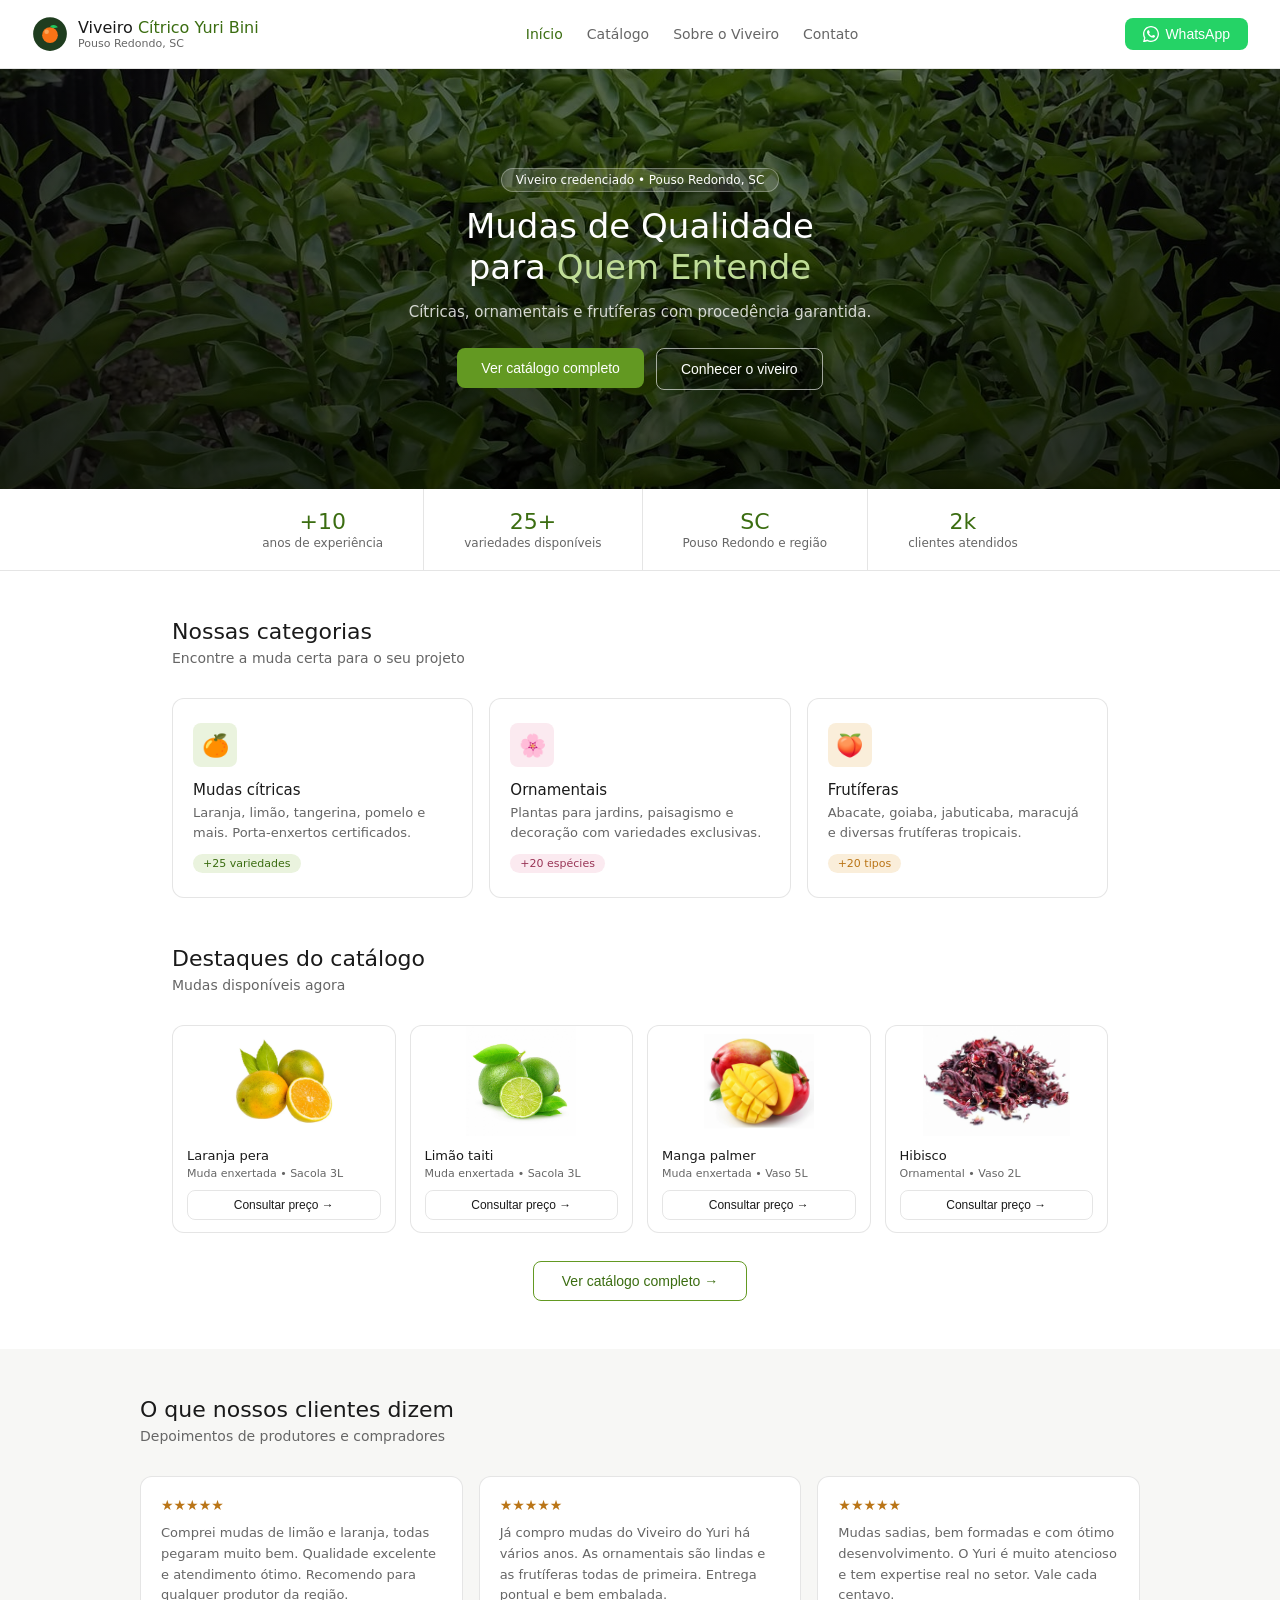
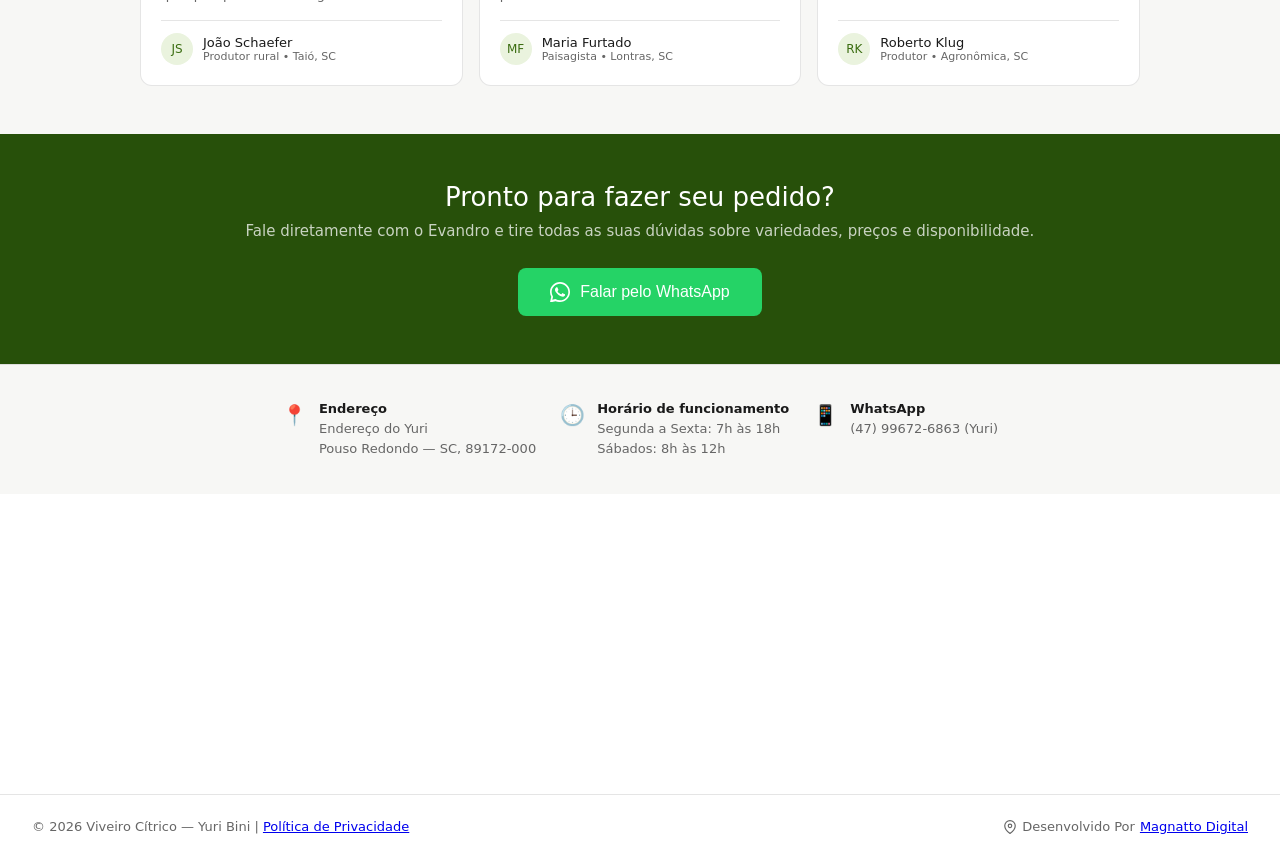
<file: index.html>
<!DOCTYPE html>
<html lang="pt-BR">
<head>
  <meta charset="UTF-8" />
  <meta name="viewport" content="width=device-width, initial-scale=1.0" />
  <title>Viveiro Yuri Bini</title>
  <meta name="description" content="Mudas cítricas, ornamentais e frutíferas de qualidade. Viveiro Cítrico, Pouso Redondo - SC. Fale conosco pelo WhatsApp." />
  <link rel="stylesheet" href="style.css" />
  <link rel="icon" href="favicon.svg" type="image/svg+xml">
  <link rel="icon" href="favicon.svg" sizes="32x32">
</head>
<body>

  <!-- NAVBAR -->
  <nav class="nav">
    <a href="index.html" class="logo" style="text-decoration:none;">
      <div class="logo-icon" style="background:transparent;">
        <img src="favicon.svg" alt="favicon" style="width:36px; height:36px; object-fit:contain;">
      </div>
      <div>
        <div class="logo-name">Viveiro <span>Cítrico Yuri Bini</span></div>
        <div class="logo-sub">Pouso Redondo, SC</div>
      </div>
    </a>
    <div class="nav-links">
      <a href="index.html" class="active">Início</a>
      <a href="catalogo.html">Catálogo</a>
      <a href="viveiro.html">Sobre o Viveiro</a>
      <a href="index.html#contato">Contato</a>
    </div>
    <button class="wpp-btn">
      <svg width="16" height="16" viewBox="0 0 24 24" fill="currentColor">
        <path d="M17.472 14.382c-.297-.149-1.758-.867-2.03-.967-.273-.099-.471-.148-.67.15-.197.297-.767.966-.94 1.164-.173.199-.347.223-.644.075-.297-.15-1.255-.463-2.39-1.475-.883-.788-1.48-1.761-1.653-2.059-.173-.297-.018-.458.13-.606.134-.133.298-.347.446-.52.149-.174.198-.298.298-.497.099-.198.05-.371-.025-.52-.075-.149-.669-1.612-.916-2.207-.242-.579-.487-.5-.669-.51-.173-.008-.371-.01-.57-.01-.198 0-.52.074-.792.372-.272.297-1.04 1.016-1.04 2.479 0 1.462 1.065 2.875 1.213 3.074.149.198 2.096 3.2 5.077 4.487.709.306 1.262.489 1.694.625.712.227 1.36.195 1.871.118.571-.085 1.758-.719 2.006-1.413.248-.694.248-1.289.173-1.413-.074-.124-.272-.198-.57-.347z"/>
        <path d="M12 0C5.373 0 0 5.373 0 12c0 2.123.554 4.118 1.522 5.847L.057 23.853a.5.5 0 0 0 .609.608l6.007-1.464A11.939 11.939 0 0 0 12 24c6.627 0 12-5.373 12-12S18.627 0 12 0zm0 22a9.952 9.952 0 0 1-5.093-1.396l-.363-.215-3.769.918.936-3.669-.236-.378A9.952 9.952 0 0 1 2 12C2 6.477 6.477 2 12 2s10 4.477 10 10-4.477 10-10 10z"/>
      </svg>
      WhatsApp
    </button>
    <button class="hamburger" id="hamburger" aria-label="Menu" aria-expanded="false">
      <span></span><span></span><span></span>
    </button>
  </nav>

  <!-- MOBILE MENU -->
  <div class="mobile-menu" id="mobileMenu">
    <a href="index.html" class="active">Início</a>
    <a href="catalogo.html">Catálogo</a>
    <a href="viveiro.html">Sobre o Viveiro</a>
    <a href="index.html#contato">Contato</a>
    <a href="#" class="mobile-wpp wpp-btn">
      <svg width="16" height="16" viewBox="0 0 24 24" fill="currentColor">
        <path d="M17.472 14.382c-.297-.149-1.758-.867-2.03-.967-.273-.099-.471-.148-.67.15-.197.297-.767.966-.94 1.164-.173.199-.347.223-.644.075-.297-.15-1.255-.463-2.39-1.475-.883-.788-1.48-1.761-1.653-2.059-.173-.297-.018-.458.13-.606.134-.133.298-.347.446-.52.149-.174.198-.298.298-.497.099-.198.05-.371-.025-.52-.075-.149-.669-1.612-.916-2.207-.242-.579-.487-.5-.669-.51-.173-.008-.371-.01-.57-.01-.198 0-.52.074-.792.372-.272.297-1.04 1.016-1.04 2.479 0 1.462 1.065 2.875 1.213 3.074.149.198 2.096 3.2 5.077 4.487.709.306 1.262.489 1.694.625.712.227 1.36.195 1.871.118.571-.085 1.758-.719 2.006-1.413.248-.694.248-1.289.173-1.413-.074-.124-.272-.198-.57-.347z"/>
        <path d="M12 0C5.373 0 0 5.373 0 12c0 2.123.554 4.118 1.522 5.847L.057 23.853a.5.5 0 0 0 .609.608l6.007-1.464A11.939 11.939 0 0 0 12 24c6.627 0 12-5.373 12-12S18.627 0 12 0zm0 22a9.952 9.952 0 0 1-5.093-1.396l-.363-.215-3.769.918.936-3.669-.236-.378A9.952 9.952 0 0 1 2 12C2 6.477 6.477 2 12 2s10 4.477 10 10-4.477 10-10 10z"/>
      </svg>
      WhatsApp
    </a>
  </div>

  <!-- HERO -->
  <section class="hero" id="hero">
    <div class="hero-bg"></div>
    <div class="hero-overlay"></div>
    <div class="hero-content">
      <div class="hero-badge">Viveiro credenciado &bull; Pouso Redondo, SC</div>
      <h1>Mudas de Qualidade<br>para <span>Quem Entende</span></h1>
      <p>Cítricas, ornamentais e frutíferas com procedência garantida.</p>
      <div class="hero-actions">
        <a href="catalogo.html"><button class="btn-primary">Ver catálogo completo</button></a>
        <a href="viveiro.html"><button class="btn-outline">Conhecer o viveiro</button></a>
      </div>
    </div>
  </section>

  <!-- STATS BAR -->
  <div class="stats-bar">
    <div class="stat-item">
      <div class="stat-num">+10</div>
      <div class="stat-label">anos de experiência</div>
    </div>
    <div class="stat-item">
      <div class="stat-num">25+</div>
      <div class="stat-label">variedades disponíveis</div>
    </div>
    <div class="stat-item">
      <div class="stat-num">SC</div>
      <div class="stat-label">Pouso Redondo e região</div>
    </div>
    <div class="stat-item">
      <div class="stat-num">2k</div>
      <div class="stat-label">clientes atendidos</div>
    </div>
  </div>

  <!-- CATEGORIAS -->
  <section class="section" id="catalogo">
    <div class="section-title">Nossas categorias</div>
    <div class="section-sub">Encontre a muda certa para o seu projeto</div>
    <div class="cat-grid">
      <a href="catalogo.html?cat=citrico" class="cat-card">
        <div class="cat-icon citrico">🍊</div>
        <div class="cat-name">Mudas cítricas</div>
        <div class="cat-desc">Laranja, limão, tangerina, pomelo e mais. Porta-enxertos certificados.</div>
        <span class="cat-tag tag-green">+25 variedades</span>
      </a>
      <a href="catalogo.html?cat=ornamental" class="cat-card">
        <div class="cat-icon ornamental">🌸</div>
        <div class="cat-name">Ornamentais</div>
        <div class="cat-desc">Plantas para jardins, paisagismo e decoração com variedades exclusivas.</div>
        <span class="cat-tag tag-pink">+20 espécies</span>
      </a>
      <a href="catalogo.html?cat=frutifera" class="cat-card">
        <div class="cat-icon frutifera">🍑</div>
        <div class="cat-name">Frutíferas</div>
        <div class="cat-desc">Abacate, goiaba, jabuticaba, maracujá e diversas frutíferas tropicais.</div>
        <span class="cat-tag tag-amber">+20 tipos</span>
      </a>
    </div>
  </section>

  <!-- PRODUTOS EM DESTAQUE -->
  <section class="section" style="padding-top: 0;">
    <div class="section-title">Destaques do catálogo</div>
    <div class="section-sub">Mudas disponíveis agora</div>
    <div class="products-grid">
      <div class="prod-card">
        <div class="prod-img">
          <img src="img/laranjapera.webp" alt="laranjapera">
        </div>
        <div class="prod-body">
          <div class="prod-name">Laranja pera</div>
          <div class="prod-detail">Muda enxertada &bull; Sacola 3L</div>
          <button class="prod-cta">Consultar preço →</button>
        </div>
      </div>
      <div class="prod-card">
        <div class="prod-img">
          <img src="img/limaotahiti.jpg" alt="limaotahiti">
        </div>
        <div class="prod-body">
          <div class="prod-name">Limão taiti</div>
          <div class="prod-detail">Muda enxertada &bull; Sacola 3L</div>
          <button class="prod-cta">Consultar preço →</button>
        </div>
      </div>
      <div class="prod-card">
        <div class="prod-img">
          <img src="img/mangapalmer.jpeg" alt="mangapalmer">
        </div>
        <div class="prod-body">
          <div class="prod-name">Manga palmer</div>
          <div class="prod-detail">Muda enxertada &bull; Vaso 5L</div>
          <button class="prod-cta">Consultar preço →</button>
        </div>
      </div>
      <div class="prod-card">
        <div class="prod-img">
          <img src="img/hibisco.webp" alt="hibisco">
        </div>
        <div class="prod-body">
          <div class="prod-name">Hibisco</div>
          <div class="prod-detail">Ornamental &bull; Vaso 2L</div>
          <button class="prod-cta">Consultar preço →</button>
        </div>
      </div>
    </div>
    <div style="text-align:center; margin-top: 28px;">
      <a href="catalogo.html"><button class="btn-catalogo-link">Ver catálogo completo →</button></a>
    </div>
  </section>

  <!-- DEPOIMENTOS -->
  <div class="testimonials" id="sobre">
    <div class="test-inner">
      <div class="section-title">O que nossos clientes dizem</div>
      <div class="section-sub">Depoimentos de produtores e compradores</div>
      <div class="test-grid">
        <div class="test-card">
          <div class="test-stars">★★★★★</div>
          <div class="test-text">Comprei mudas de limão e laranja, todas pegaram muito bem. Qualidade excelente e atendimento ótimo. Recomendo para qualquer produtor da região.</div>
          <div class="test-author">
            <div class="test-avatar">JS</div>
            <div>
              <div class="test-info-name">João Schaefer</div>
              <div class="test-info-loc">Produtor rural &bull; Taió, SC</div>
            </div>
          </div>
        </div>
        <div class="test-card">
          <div class="test-stars">★★★★★</div>
          <div class="test-text">Já compro mudas do Viveiro do Yuri há vários anos. As ornamentais são lindas e as frutíferas todas de primeira. Entrega pontual e bem embalada.</div>
          <div class="test-author">
            <div class="test-avatar">MF</div>
            <div>
              <div class="test-info-name">Maria Furtado</div>
              <div class="test-info-loc">Paisagista &bull; Lontras, SC</div>
            </div>
          </div>
        </div>
        <div class="test-card">
          <div class="test-stars">★★★★★</div>
          <div class="test-text">Mudas sadias, bem formadas e com ótimo desenvolvimento. O Yuri é muito atencioso e tem expertise real no setor. Vale cada centavo.</div>
          <div class="test-author">
            <div class="test-avatar">RK</div>
            <div>
              <div class="test-info-name">Roberto Klug</div>
              <div class="test-info-loc">Produtor &bull; Agronômica, SC</div>
            </div>
          </div>
        </div>
      </div>
    </div>
  </div>

  <!-- CTA FINAL -->
  <div class="cta-section" id="contato">
    <h2>Pronto para fazer seu pedido?</h2>
    <p>Fale diretamente com o Evandro e tire todas as suas dúvidas sobre variedades, preços e disponibilidade.</p>
    <button class="wpp-big">
      <svg width="20" height="20" viewBox="0 0 24 24" fill="currentColor">
        <path d="M17.472 14.382c-.297-.149-1.758-.867-2.03-.967-.273-.099-.471-.148-.67.15-.197.297-.767.966-.94 1.164-.173.199-.347.223-.644.075-.297-.15-1.255-.463-2.39-1.475-.883-.788-1.48-1.761-1.653-2.059-.173-.297-.018-.458.13-.606.134-.133.298-.347.446-.52.149-.174.198-.298.298-.497.099-.198.05-.371-.025-.52-.075-.149-.669-1.612-.916-2.207-.242-.579-.487-.5-.669-.51-.173-.008-.371-.01-.57-.01-.198 0-.52.074-.792.372-.272.297-1.04 1.016-1.04 2.479 0 1.462 1.065 2.875 1.213 3.074.149.198 2.096 3.2 5.077 4.487.709.306 1.262.489 1.694.625.712.227 1.36.195 1.871.118.571-.085 1.758-.719 2.006-1.413.248-.694.248-1.289.173-1.413-.074-.124-.272-.198-.57-.347z"/>
        <path d="M12 0C5.373 0 0 5.373 0 12c0 2.123.554 4.118 1.522 5.847L.057 23.853a.5.5 0 0 0 .609.608l6.007-1.464A11.939 11.939 0 0 0 12 24c6.627 0 12-5.373 12-12S18.627 0 12 0zm0 22a9.952 9.952 0 0 1-5.093-1.396l-.363-.215-3.769.918.936-3.669-.236-.378A9.952 9.952 0 0 1 2 12C2 6.477 6.477 2 12 2s10 4.477 10 10-4.477 10-10 10z"/>
      </svg>
      Falar pelo WhatsApp
    </button>
  </div>

  <div class="contato__info">
    <div class="info-card">
      <span class="info-card__icon">📍</span>
      <div>
        <strong>Endereço</strong>
        <p>Endereço do Yuri <br/>Pouso Redondo — SC, 89172-000</p>
      </div>
    </div>
    <div class="info-card">
      <span class="info-card__icon">🕒</span>
      <div>
        <strong>Horário de funcionamento</strong>
        <p>Segunda a Sexta: 7h às 18h<br/>Sábados: 8h às 12h</p>
      </div>
    </div>
    <div class="info-card">
      <span class="info-card__icon">📱</span>
      <div>
        <strong>WhatsApp</strong>
        <p>(47) 99672-6863 (Yuri)</p>
      </div>
    </div>
  </div>

  <div class="contato__mapa">
    <iframe
      src="https://www.google.com/maps/embed?pb=!1m16!1m12!1m3!1d15031.150575169318!2d-49.9323580200425!3d-27.254324479326076!2m3!1f0!2f0!3f0!3m2!1i1024!2i768!4f13.1!2m1!1sviveiro%20yuri%20bini!5e0!3m2!1spt-BR!2sbr!4v1775231626300!5m2!1spt-BR!2sbr" width="600" height="450" style="border:0;" allowfullscreen="" loading="lazy" referrerpolicy="no-referrer-when-downgrade">
      width="100%" height="100%" style="border:0;" allowfullscreen="" loading="lazy"
      referrerpolicy="no-referrer-when-downgrade"
      title="Localização do Viveiro Cítrico Yuri Bini"
    ></iframe>
  </div>

  <!-- FOOTER -->
  <footer class="footer">
    <div class="footer-copy">&copy; 2026 Viveiro Cítrico &mdash; Yuri Bini | 
      <a href="politicadeprivacidade.html">Política de Privacidade</a>
    </div>
    <div class="footer-loc">
      <svg width="14" height="14" viewBox="0 0 24 24" fill="none" stroke="currentColor" stroke-width="2">
        <path d="M21 10c0 7-9 13-9 13s-9-6-9-13a9 9 0 0 1 18 0z"/>
        <circle cx="12" cy="10" r="3"/>
      </svg>
      Desenvolvido Por  <a href="https://www.magnattodigital.com.br" target="_blank">Magnatto Digital</a>
    </div>
  </footer>

  <script src="script.js"></script>
</body>
</html>
</file>
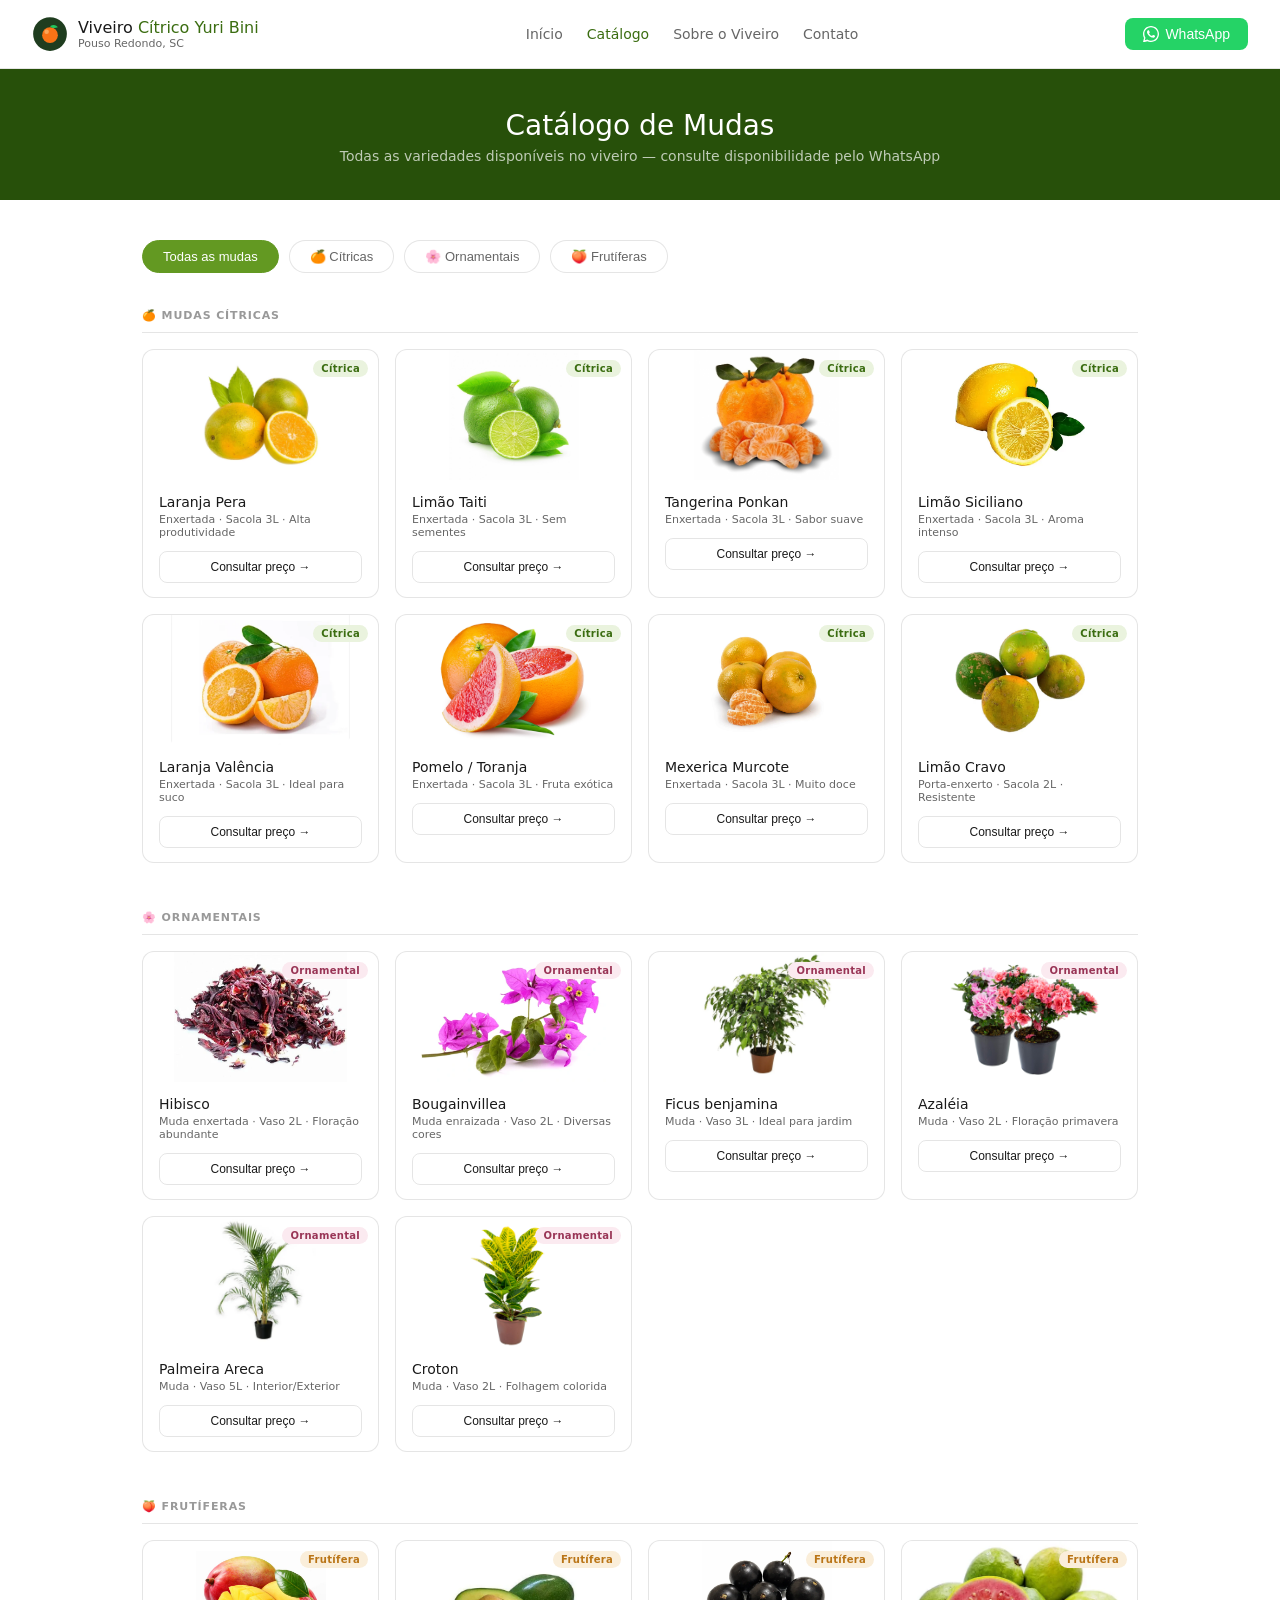
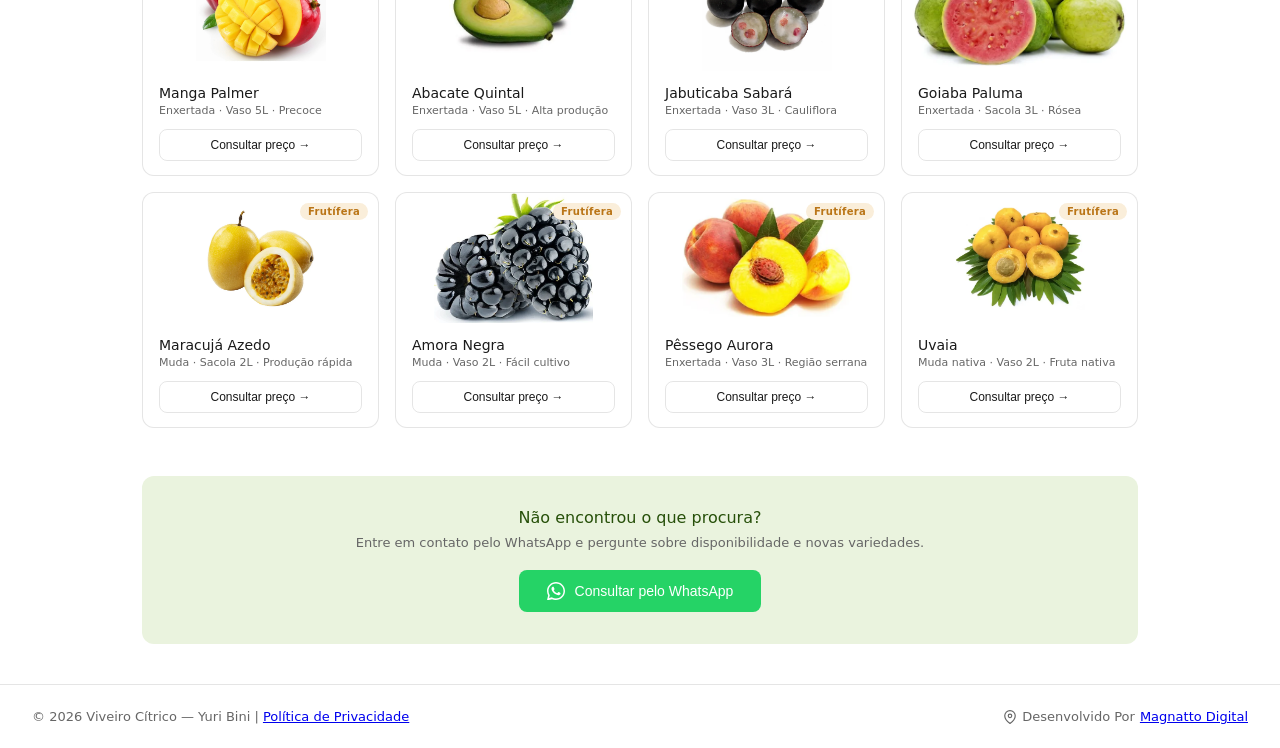
<file: catalogo.html>
<!DOCTYPE html>
<html lang="pt-BR">
<head>
  <meta charset="UTF-8" />
  <meta name="viewport" content="width=device-width, initial-scale=1.0" />
  <title>Catálogo — Viveiro Yuri Bini</title>
  <meta name="description" content="Catálogo completo de mudas cítricas, ornamentais e frutíferas. Viveiro Cítrico Yuri Bini, Pouso Redondo - SC." />
  <link rel="stylesheet" href="style.css" />
  <link rel="icon" href="favicon.svg" type="image/svg+xml">
  <link rel="icon" href="favicon.svg" sizes="32x32">
  <style>
    /* ===== CATÁLOGO PAGE ===== */
    .catalogo-hero {
      background: var(--green-dark);
      padding: 40px 32px 36px;
      text-align: center;
    }
    .catalogo-hero h1 {
      font-size: 28px;
      font-weight: 500;
      color: #fff;
      margin-bottom: 6px;
    }
    .catalogo-hero p {
      font-size: 14px;
      color: rgba(255,255,255,0.7);
    }

    .catalogo-body {
      max-width: 1060px;
      margin: 0 auto;
      padding: 40px 32px;
    }

    /* Filtros */
    .filtros {
      display: flex;
      gap: 10px;
      flex-wrap: wrap;
      margin-bottom: 36px;
    }
    .filtro-btn {
      padding: 8px 20px;
      border-radius: 24px;
      border: 1.5px solid var(--border);
      background: var(--white);
      font-size: 13px;
      cursor: pointer;
      color: var(--text-secondary);
      font-weight: 500;
      transition: all 0.15s;
    }
    .filtro-btn:hover {
      border-color: var(--green-main);
      color: var(--green-mid);
    }
    .filtro-btn.ativo {
      background: var(--green-main);
      border-color: var(--green-main);
      color: #fff;
    }

    /* Grid de produtos */
    .cat-products-grid {
      display: grid;
      grid-template-columns: repeat(4, minmax(0, 1fr));
      gap: 16px;
    }

    .cat-prod-card {
      background: var(--white);
      border: 0.5px solid var(--border);
      border-radius: var(--radius-lg);
      overflow: hidden;
      transition: border-color 0.15s, box-shadow 0.15s;
      cursor: pointer;
    }
    .cat-prod-card:hover {
      border-color: var(--green-main);
      box-shadow: 0 4px 16px rgba(99,153,34,0.1);
    }
    .cat-prod-img {
      height: 130px;
      display: flex;
      align-items: center;
      justify-content: center;
      font-size: 44px;
      position: relative;
      
    }

    .cat-prod-img img {
      width: 100%;
      height: 100%;
      object-fit: contain;
    }

    .cat-prod-badge {
      position: absolute;
      top: 10px;
      right: 10px;
      font-size: 10px;
      font-weight: 600;
      padding: 3px 8px;
      border-radius: 10px;
      letter-spacing: 0.03em;
    }
    .badge-citrico   { background: var(--green-light); color: var(--green-mid); }
    .badge-ornamental{ background: var(--pink-light); color: var(--pink-main); }
    .badge-frutifera { background: var(--amber-light); color: var(--amber-main); }

    .cat-prod-body {
      padding: 14px 16px;
    }
    .cat-prod-name {
      font-size: 14px;
      font-weight: 500;
      color: var(--text-primary);
      margin-bottom: 3px;
    }
    .cat-prod-detail {
      font-size: 11px;
      color: var(--text-secondary);
      margin-bottom: 12px;
    }
    .cat-prod-cta {
      display: block;
      width: 100%;
      background: transparent;
      border: 0.5px solid var(--border);
      border-radius: var(--radius-md);
      padding: 8px;
      font-size: 12px;
      cursor: pointer;
      color: var(--text-primary);
      transition: background 0.15s;
    }
    .cat-prod-cta:hover {
      background: var(--bg-secondary);
    }

    .catalogo-section-label {
      font-size: 11px;
      font-weight: 600;
      letter-spacing: 0.08em;
      text-transform: uppercase;
      color: var(--text-muted);
      margin-bottom: 16px;
      padding-bottom: 10px;
      border-bottom: 0.5px solid var(--border);
    }

    .catalogo-group {
      margin-bottom: 48px;
    }

    .empty-state {
      text-align: center;
      padding: 60px 20px;
      color: var(--text-secondary);
      font-size: 15px;
    }

    @media (max-width: 900px) {
      .cat-products-grid { grid-template-columns: repeat(3, 1fr); }
    }
    @media (max-width: 680px) {
      .cat-products-grid { grid-template-columns: repeat(2, 1fr); }
    }
    @media (max-width: 420px) {
      .cat-products-grid { grid-template-columns: 1fr; }
    }
  </style>
</head>
<body>

  <!-- NAVBAR -->
  <nav class="nav">
    <a href="index.html" class="logo" style="text-decoration:none;">
      <div class="logo-icon" style="background:transparent;">
        <img src="favicon.svg" alt="favicon">
        </svg>
      </div>
      <div>
        <div class="logo-name">Viveiro <span>Cítrico Yuri Bini</span></div>
        <div class="logo-sub">Pouso Redondo, SC</div>
      </div>
    </a>
    <div class="nav-links">
      <a href="index.html">Início</a>
      <a href="catalogo.html" class="active">Catálogo</a>
      <a href="viveiro.html">Sobre o Viveiro</a>
      <a href="index.html#contato">Contato</a>
    </div>
    <button class="wpp-btn">
      <svg width="16" height="16" viewBox="0 0 24 24" fill="currentColor">
        <path d="M17.472 14.382c-.297-.149-1.758-.867-2.03-.967-.273-.099-.471-.148-.67.15-.197.297-.767.966-.94 1.164-.173.199-.347.223-.644.075-.297-.15-1.255-.463-2.39-1.475-.883-.788-1.48-1.761-1.653-2.059-.173-.297-.018-.458.13-.606.134-.133.298-.347.446-.52.149-.174.198-.298.298-.497.099-.198.05-.371-.025-.52-.075-.149-.669-1.612-.916-2.207-.242-.579-.487-.5-.669-.51-.173-.008-.371-.01-.57-.01-.198 0-.52.074-.792.372-.272.297-1.04 1.016-1.04 2.479 0 1.462 1.065 2.875 1.213 3.074.149.198 2.096 3.2 5.077 4.487.709.306 1.262.489 1.694.625.712.227 1.36.195 1.871.118.571-.085 1.758-.719 2.006-1.413.248-.694.248-1.289.173-1.413-.074-.124-.272-.198-.57-.347z"/>
        <path d="M12 0C5.373 0 0 5.373 0 12c0 2.123.554 4.118 1.522 5.847L.057 23.853a.5.5 0 0 0 .609.608l6.007-1.464A11.939 11.939 0 0 0 12 24c6.627 0 12-5.373 12-12S18.627 0 12 0zm0 22a9.952 9.952 0 0 1-5.093-1.396l-.363-.215-3.769.918.936-3.669-.236-.378A9.952 9.952 0 0 1 2 12C2 6.477 6.477 2 12 2s10 4.477 10 10-4.477 10-10 10z"/>
      </svg>
      WhatsApp
    </button>
    <button class="hamburger" id="hamburger" aria-label="Menu" aria-expanded="false">
      <span></span><span></span><span></span>
    </button>
  </nav>

  <!-- MOBILE MENU -->
  <div class="mobile-menu" id="mobileMenu">
    <a href="index.html">Início</a>
    <a href="catalogo.html" class="active">Catálogo</a>
    <a href="viveiro.html">Sobre o Viveiro</a>
    <a href="index.html#contato">Contato</a>
    <a href="#" class="mobile-wpp wpp-btn">
      <svg width="16" height="16" viewBox="0 0 24 24" fill="currentColor">
        <path d="M17.472 14.382c-.297-.149-1.758-.867-2.03-.967-.273-.099-.471-.148-.67.15-.197.297-.767.966-.94 1.164-.173.199-.347.223-.644.075-.297-.15-1.255-.463-2.39-1.475-.883-.788-1.48-1.761-1.653-2.059-.173-.297-.018-.458.13-.606.134-.133.298-.347.446-.52.149-.174.198-.298.298-.497.099-.198.05-.371-.025-.52-.075-.149-.669-1.612-.916-2.207-.242-.579-.487-.5-.669-.51-.173-.008-.371-.01-.57-.01-.198 0-.52.074-.792.372-.272.297-1.04 1.016-1.04 2.479 0 1.462 1.065 2.875 1.213 3.074.149.198 2.096 3.2 5.077 4.487.709.306 1.262.489 1.694.625.712.227 1.36.195 1.871.118.571-.085 1.758-.719 2.006-1.413.248-.694.248-1.289.173-1.413-.074-.124-.272-.198-.57-.347z"/>
        <path d="M12 0C5.373 0 0 5.373 0 12c0 2.123.554 4.118 1.522 5.847L.057 23.853a.5.5 0 0 0 .609.608l6.007-1.464A11.939 11.939 0 0 0 12 24c6.627 0 12-5.373 12-12S18.627 0 12 0zm0 22a9.952 9.952 0 0 1-5.093-1.396l-.363-.215-3.769.918.936-3.669-.236-.378A9.952 9.952 0 0 1 2 12C2 6.477 6.477 2 12 2s10 4.477 10 10-4.477 10-10 10z"/>
      </svg>
      WhatsApp
    </a>
  </div>

  <!-- HERO DA PÁGINA -->
  <div class="catalogo-hero">
    <h1>Catálogo de Mudas</h1>
    <p>Todas as variedades disponíveis no viveiro — consulte disponibilidade pelo WhatsApp</p>
  </div>

  <!-- CORPO DO CATÁLOGO -->
  <div class="catalogo-body">

    <!-- FILTROS -->
    <div class="filtros">
      <button class="filtro-btn ativo" data-cat="todos">Todas as mudas</button>
      <button class="filtro-btn" data-cat="citrico">🍊 Cítricas</button>
      <button class="filtro-btn" data-cat="ornamental">🌸 Ornamentais</button>
      <button class="filtro-btn" data-cat="frutifera">🍑 Frutíferas</button>
    </div>

    <!-- GRUPO: CÍTRICAS -->
    <div class="catalogo-group" data-group="citrico">
      <div class="catalogo-section-label">🍊 Mudas Cítricas</div>
      <div class="cat-products-grid">

        <div class="cat-prod-card" data-cat="citrico">
          <div class="cat-prod-img">
            <img src="img/laranjapera.webp" alt="laranja pera">
            <span class="cat-prod-badge badge-citrico">Cítrica</span>
          </div>
          <div class="cat-prod-body">
            <div class="cat-prod-name">Laranja Pera</div>
            <div class="cat-prod-detail">Enxertada · Sacola 3L · Alta produtividade</div>
            <button class="cat-prod-cta">Consultar preço →</button>
          </div>
        </div>

        <div class="cat-prod-card" data-cat="citrico">
          <div class="cat-prod-img">
            <img src="img/limaotahiti.jpg" alt="limaotahiti">
            <span class="cat-prod-badge badge-citrico">Cítrica</span>
          </div>
          <div class="cat-prod-body">
            <div class="cat-prod-name">Limão Taiti</div>
            <div class="cat-prod-detail">Enxertada · Sacola 3L · Sem sementes</div>
            <button class="cat-prod-cta">Consultar preço →</button>
          </div>
        </div>

        <div class="cat-prod-card" data-cat="citrico">
          <div class="cat-prod-img">
            <img src="img/tangerinaponkan.jpg" alt="tangerinaponkan">
            <span class="cat-prod-badge badge-citrico">Cítrica</span>
          </div>
          <div class="cat-prod-body">
            <div class="cat-prod-name">Tangerina Ponkan</div>
            <div class="cat-prod-detail">Enxertada · Sacola 3L · Sabor suave</div>
            <button class="cat-prod-cta">Consultar preço →</button>
          </div>
        </div>

        <div class="cat-prod-card" data-cat="citrico">
          <div class="cat-prod-img">
            <img src="img/limaosiciliano.webp" alt="limaosiciliano">
            <span class="cat-prod-badge badge-citrico">Cítrica</span>
          </div>
          <div class="cat-prod-body">
            <div class="cat-prod-name">Limão Siciliano</div>
            <div class="cat-prod-detail">Enxertada · Sacola 3L · Aroma intenso</div>
            <button class="cat-prod-cta">Consultar preço →</button>
          </div>
        </div>

        <div class="cat-prod-card" data-cat="citrico">
          <div class="cat-prod-img">
            <img src="img/laranjavalencia.webp" alt="laranjavalencia">
            <span class="cat-prod-badge badge-citrico">Cítrica</span>
          </div>
          <div class="cat-prod-body">
            <div class="cat-prod-name">Laranja Valência</div>
            <div class="cat-prod-detail">Enxertada · Sacola 3L · Ideal para suco</div>
            <button class="cat-prod-cta">Consultar preço →</button>
          </div>
        </div>

        <div class="cat-prod-card" data-cat="citrico">
          <div class="cat-prod-img">
            <img src="img/pomelo.webp" alt="pomelo">
            <span class="cat-prod-badge badge-citrico">Cítrica</span>
          </div>
          <div class="cat-prod-body">
            <div class="cat-prod-name">Pomelo / Toranja</div>
            <div class="cat-prod-detail">Enxertada · Sacola 3L · Fruta exótica</div>
            <button class="cat-prod-cta">Consultar preço →</button>
          </div>
        </div>

        <div class="cat-prod-card" data-cat="citrico">
          <div class="cat-prod-img">
            <img src="img/tangerinamurcot.webp" alt="tangerinamurcot">
            <span class="cat-prod-badge badge-citrico">Cítrica</span>
          </div>
          <div class="cat-prod-body">
            <div class="cat-prod-name">Mexerica Murcote</div>
            <div class="cat-prod-detail">Enxertada · Sacola 3L · Muito doce</div>
            <button class="cat-prod-cta">Consultar preço →</button>
          </div>
        </div>

        <div class="cat-prod-card" data-cat="citrico">
          <div class="cat-prod-img">
            <img src="img/limaocravo.webp" alt="limaocravo">
            <span class="cat-prod-badge badge-citrico">Cítrica</span>
          </div>
          <div class="cat-prod-body">
            <div class="cat-prod-name">Limão Cravo</div>
            <div class="cat-prod-detail">Porta-enxerto · Sacola 2L · Resistente</div>
            <button class="cat-prod-cta">Consultar preço →</button>
          </div>
        </div>

      </div>
    </div>

    <!-- GRUPO: ORNAMENTAIS -->
    <div class="catalogo-group" data-group="ornamental">
      <div class="catalogo-section-label">🌸 Ornamentais</div>
      <div class="cat-products-grid">

        <div class="cat-prod-card" data-cat="ornamental">
          <div class="cat-prod-img">
            <img src="img/hibisco.webp" alt="hibisco">
            <span class="cat-prod-badge badge-ornamental">Ornamental</span>
          </div>
          <div class="cat-prod-body">
            <div class="cat-prod-name">Hibisco</div>
            <div class="cat-prod-detail">Muda enxertada · Vaso 2L · Floração abundante</div>
            <button class="cat-prod-cta">Consultar preço →</button>
          </div>
        </div>

        <div class="cat-prod-card" data-cat="ornamental">
          <div class="cat-prod-img">
            <img src="img/bougainvillea.webp" alt="bougainvillea">
            <span class="cat-prod-badge badge-ornamental">Ornamental</span>
          </div>
          <div class="cat-prod-body">
            <div class="cat-prod-name">Bougainvillea</div>
            <div class="cat-prod-detail">Muda enraizada · Vaso 2L · Diversas cores</div>
            <button class="cat-prod-cta">Consultar preço →</button>
          </div>
        </div>

        <div class="cat-prod-card" data-cat="ornamental">
          <div class="cat-prod-img">
            <img src="img/ficusbenjamina.webp" alt="ficusbenjamina">
            <span class="cat-prod-badge badge-ornamental">Ornamental</span>
          </div>
          <div class="cat-prod-body">
            <div class="cat-prod-name">Ficus benjamina</div>
            <div class="cat-prod-detail">Muda · Vaso 3L · Ideal para jardim</div>
            <button class="cat-prod-cta">Consultar preço →</button>
          </div>
        </div>

        <div class="cat-prod-card" data-cat="ornamental">
          <div class="cat-prod-img">
            <img src="img/azaleia.jpg" alt="azaleia">
            <span class="cat-prod-badge badge-ornamental">Ornamental</span>
          </div>
          <div class="cat-prod-body">
            <div class="cat-prod-name">Azaléia</div>
            <div class="cat-prod-detail">Muda · Vaso 2L · Floração primavera</div>
            <button class="cat-prod-cta">Consultar preço →</button>
          </div>
        </div>

        <div class="cat-prod-card" data-cat="ornamental">
          <div class="cat-prod-img">
            <img src="img/palmeiraareca.webp" alt="palmeiraareca">
            <span class="cat-prod-badge badge-ornamental">Ornamental</span>
          </div>
          <div class="cat-prod-body">
            <div class="cat-prod-name">Palmeira Areca</div>
            <div class="cat-prod-detail">Muda · Vaso 5L · Interior/Exterior</div>
            <button class="cat-prod-cta">Consultar preço →</button>
          </div>
        </div>

        <div class="cat-prod-card" data-cat="ornamental">
          <div class="cat-prod-img">
            <img src="img/croton.jpeg" alt="croton">
            <span class="cat-prod-badge badge-ornamental">Ornamental</span>
          </div>
          <div class="cat-prod-body">
            <div class="cat-prod-name">Croton</div>
            <div class="cat-prod-detail">Muda · Vaso 2L · Folhagem colorida</div>
            <button class="cat-prod-cta">Consultar preço →</button>
          </div>
        </div>

      </div>
    </div>

    <!-- GRUPO: FRUTÍFERAS -->
    <div class="catalogo-group" data-group="frutifera">
      <div class="catalogo-section-label">🍑 Frutíferas</div>
      <div class="cat-products-grid">

        <div class="cat-prod-card" data-cat="frutifera">
          <div class="cat-prod-img">
            <img src="img/mangapalmer.jpeg" alt="mangapalmer">
            <span class="cat-prod-badge badge-frutifera">Frutífera</span>
          </div>
          <div class="cat-prod-body">
            <div class="cat-prod-name">Manga Palmer</div>
            <div class="cat-prod-detail">Enxertada · Vaso 5L · Precoce</div>
            <button class="cat-prod-cta">Consultar preço →</button>
          </div>
        </div>

        <div class="cat-prod-card" data-cat="frutifera">
          <div class="cat-prod-img">
            <img src="img/abacatequintal.webp" alt="abacatequintal">
            <span class="cat-prod-badge badge-frutifera">Frutífera</span>
          </div>
          <div class="cat-prod-body">
            <div class="cat-prod-name">Abacate Quintal</div>
            <div class="cat-prod-detail">Enxertada · Vaso 5L · Alta produção</div>
            <button class="cat-prod-cta">Consultar preço →</button>
          </div>
        </div>

        <div class="cat-prod-card" data-cat="frutifera">
          <div class="cat-prod-img">
            <img src="img/jabuticabasabara.webp" alt="jabuticabasabara">
            <span class="cat-prod-badge badge-frutifera">Frutífera</span>
          </div>
          <div class="cat-prod-body">
            <div class="cat-prod-name">Jabuticaba Sabará</div>
            <div class="cat-prod-detail">Enxertada · Vaso 3L · Cauliflora</div>
            <button class="cat-prod-cta">Consultar preço →</button>
          </div>
        </div>

        <div class="cat-prod-card" data-cat="frutifera">
          <div class="cat-prod-img">
            <img src="img/goiabapaluma.webp" alt="goiabapaluma">
            <span class="cat-prod-badge badge-frutifera">Frutífera</span>
          </div>
          <div class="cat-prod-body">
            <div class="cat-prod-name">Goiaba Paluma</div>
            <div class="cat-prod-detail">Enxertada · Sacola 3L · Rósea</div>
            <button class="cat-prod-cta">Consultar preço →</button>
          </div>
        </div>

        <div class="cat-prod-card" data-cat="frutifera">
          <div class="cat-prod-img">
            <img src="img/maracujaazedo.webp" alt="maracujaazedo">
            <span class="cat-prod-badge badge-frutifera">Frutífera</span>
          </div>
          <div class="cat-prod-body">
            <div class="cat-prod-name">Maracujá Azedo</div>
            <div class="cat-prod-detail">Muda · Sacola 2L · Produção rápida</div>
            <button class="cat-prod-cta">Consultar preço →</button>
          </div>
        </div>

        <div class="cat-prod-card" data-cat="frutifera">
          <div class="cat-prod-img">
            <img src="img/amoranegra.webp" alt="amoranegra">
            <span class="cat-prod-badge badge-frutifera">Frutífera</span>
          </div>
          <div class="cat-prod-body">
            <div class="cat-prod-name">Amora Negra</div>
            <div class="cat-prod-detail">Muda · Vaso 2L · Fácil cultivo</div>
            <button class="cat-prod-cta">Consultar preço →</button>
          </div>
        </div>

        <div class="cat-prod-card" data-cat="frutifera">
          <div class="cat-prod-img">
            <img src="img/pessegoaurora.webp" alt="pessegoaurora">
            <span class="cat-prod-badge badge-frutifera">Frutífera</span>
          </div>
          <div class="cat-prod-body">
            <div class="cat-prod-name">Pêssego Aurora</div>
            <div class="cat-prod-detail">Enxertada · Vaso 3L · Região serrana</div>
            <button class="cat-prod-cta">Consultar preço →</button>
          </div>
        </div>

        <div class="cat-prod-card" data-cat="frutifera">
          <div class="cat-prod-img">
            <img src="img/uvaia.webp" alt="uvaia">
            <span class="cat-prod-badge badge-frutifera">Frutífera</span>
          </div>
          <div class="cat-prod-body">
            <div class="cat-prod-name">Uvaia</div>
            <div class="cat-prod-detail">Muda nativa · Vaso 2L · Fruta nativa</div>
            <button class="cat-prod-cta">Consultar preço →</button>
          </div>
        </div>

      </div>
    </div>

    <!-- CTA -->
    <div style="background: var(--green-light); border-radius: var(--radius-lg); padding: 32px; text-align:center; margin-top: 8px;">
      <div style="font-size:16px; font-weight:500; color: var(--green-dark); margin-bottom:8px;">Não encontrou o que procura?</div>
      <p style="font-size:13px; color: var(--text-secondary); margin-bottom:20px;">Entre em contato pelo WhatsApp e pergunte sobre disponibilidade e novas variedades.</p>
      <button class="wpp-big" style="font-size:14px; padding: 12px 28px;">
        <svg width="18" height="18" viewBox="0 0 24 24" fill="currentColor">
          <path d="M17.472 14.382c-.297-.149-1.758-.867-2.03-.967-.273-.099-.471-.148-.67.15-.197.297-.767.966-.94 1.164-.173.199-.347.223-.644.075-.297-.15-1.255-.463-2.39-1.475-.883-.788-1.48-1.761-1.653-2.059-.173-.297-.018-.458.13-.606.134-.133.298-.347.446-.52.149-.174.198-.298.298-.497.099-.198.05-.371-.025-.52-.075-.149-.669-1.612-.916-2.207-.242-.579-.487-.5-.669-.51-.173-.008-.371-.01-.57-.01-.198 0-.52.074-.792.372-.272.297-1.04 1.016-1.04 2.479 0 1.462 1.065 2.875 1.213 3.074.149.198 2.096 3.2 5.077 4.487.709.306 1.262.489 1.694.625.712.227 1.36.195 1.871.118.571-.085 1.758-.719 2.006-1.413.248-.694.248-1.289.173-1.413-.074-.124-.272-.198-.57-.347z"/>
          <path d="M12 0C5.373 0 0 5.373 0 12c0 2.123.554 4.118 1.522 5.847L.057 23.853a.5.5 0 0 0 .609.608l6.007-1.464A11.939 11.939 0 0 0 12 24c6.627 0 12-5.373 12-12S18.627 0 12 0zm0 22a9.952 9.952 0 0 1-5.093-1.396l-.363-.215-3.769.918.936-3.669-.236-.378A9.952 9.952 0 0 1 2 12C2 6.477 6.477 2 12 2s10 4.477 10 10-4.477 10-10 10z"/>
        </svg>
        Consultar pelo WhatsApp
      </button>
    </div>

  </div>

  <!-- FOOTER -->
  <footer class="footer">
    <div class="footer-copy">&copy; 2026 Viveiro Cítrico &mdash; Yuri Bini | 
      <a href="politicadeprivacidade.html">Política de Privacidade</a>
    </div>
    <div class="footer-loc">
      <svg width="14" height="14" viewBox="0 0 24 24" fill="none" stroke="currentColor" stroke-width="2">
        <path d="M21 10c0 7-9 13-9 13s-9-6-9-13a9 9 0 0 1 18 0z"/>
        <circle cx="12" cy="10" r="3"/>
      </svg>
      Desenvolvido Por  <a href="https://www.magnattodigital.com.br" target="_blank">Magnatto Digital</a>
    </div>
  </footer>

  <script src="script.js"></script>
  <script>
    // Filtro de categorias
    const filtros = document.querySelectorAll('.filtro-btn');
    const grupos = document.querySelectorAll('.catalogo-group');

    function aplicarFiltro(cat) {
      filtros.forEach(b => b.classList.toggle('ativo', b.dataset.cat === cat));

      if (cat === 'todos') {
        grupos.forEach(g => g.style.display = '');
      } else {
        grupos.forEach(g => {
          g.style.display = g.dataset.group === cat ? '' : 'none';
        });
      }
    }

    filtros.forEach(btn => {
      btn.addEventListener('click', () => aplicarFiltro(btn.dataset.cat));
    });

    // Aplica filtro via URL param (?cat=citrico)
    const params = new URLSearchParams(window.location.search);
    const catParam = params.get('cat');
    if (catParam) aplicarFiltro(catParam);

    // WhatsApp nos cards
    document.querySelectorAll('.cat-prod-cta').forEach(btn => {
      btn.addEventListener('click', (e) => {
        const nome = e.target.closest('.cat-prod-card').querySelector('.cat-prod-name').textContent;
        const WHATSAPP_NUMBER = '5547988612395';
        const msg = encodeURIComponent(`Olá! Gostaria de saber o preço e disponibilidade da muda de *${nome}*.`);
        window.open(`https://wa.me/${WHATSAPP_NUMBER}?text=${msg}`, '_blank');
      });
    });
  </script>
</body>
</html>
</file>
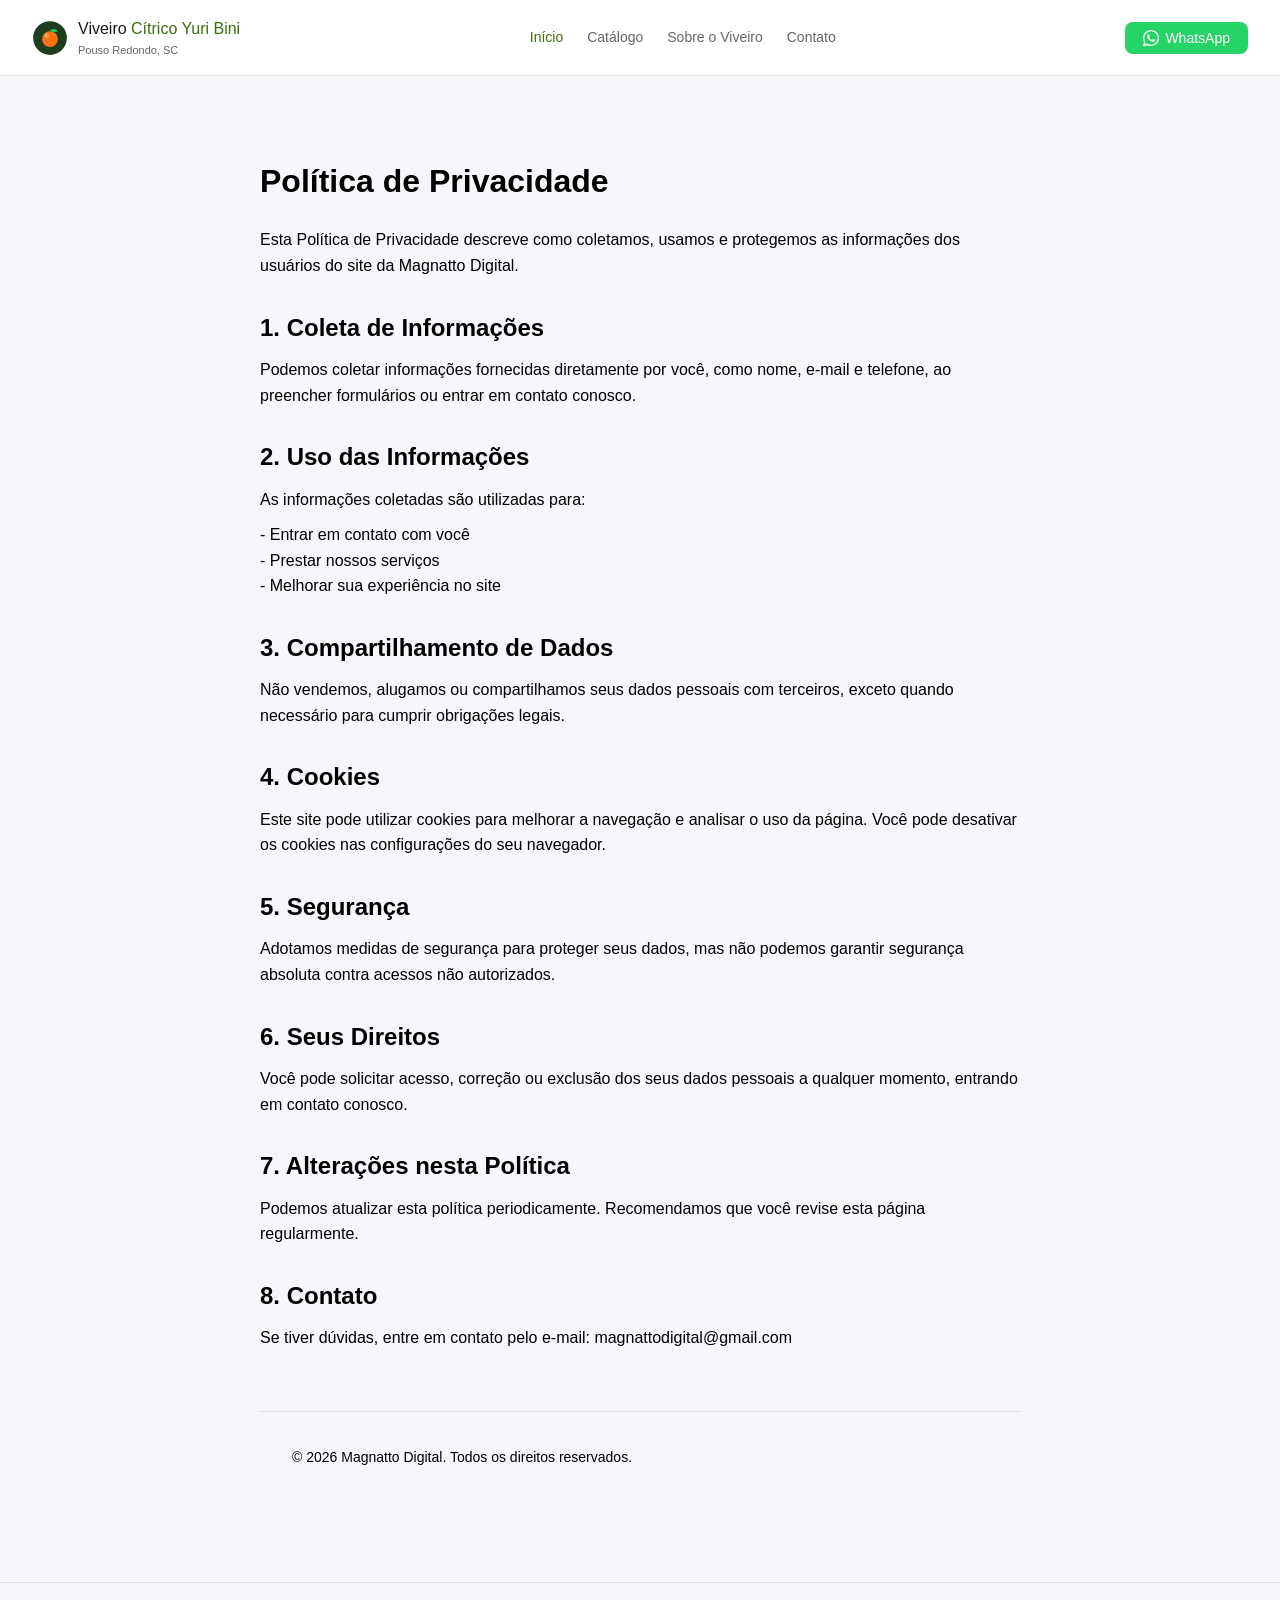
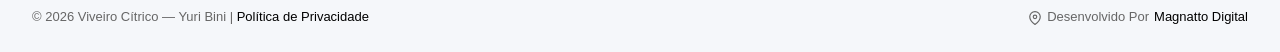
<file: politicadeprivacidade.html>
<!DOCTYPE html>
<html lang="pt-BR">
<head>
  <meta charset="UTF-8"/>
  <meta name="viewport" content="width=device-width, initial-scale=1.0"/>
  <title>Política de Privacidade | Magnatto Digital</title>
  <meta name="description" content="Criamos sites e landing pages profissionais que geram clientes. Rápidos, modernos e responsivos."/>
  <link rel="stylesheet" href="style.css"/>
  <link rel="icon" href="favicon.png" type="image/svg+xml"/>

  <style>

    body {
      font-family: Arial, sans-serif;
      background: #f5f7fa;
      color: #e6edf3;
      line-height: 1.6;
      margin: 0;
      padding: 0;
    }

    .container {
      max-width: 800px;
      margin: 60px auto;
      padding: 20px;
    }

    h1 {
      color: #000000;
      margin-bottom: 20px;
    }

    h2 {
      margin-top: 30px;
      color: #000000;
    }

    p {
      margin: 10px 0;
      color: #000000;
    }

    a {
      color: #000000;
      text-decoration: none;
    }

    .footer {
      text-align: center;
      margin-top: 60px;
      font-size: 14px;
      color: #8b949e;
    }
  </style>
</head>
<body>

 <!-- NAVBAR -->
  <nav class="nav">
    <a href="index.html" class="logo" style="text-decoration:none;">
      <div class="logo-icon" style="background:transparent;">
        <img src="favicon.svg" alt="favicon" style="width:36px; height:36px; object-fit:contain;">
      </div>
      <div>
        <div class="logo-name">Viveiro <span>Cítrico Yuri Bini</span></div>
        <div class="logo-sub">Pouso Redondo, SC</div>
      </div>
    </a>
    <div class="nav-links">
      <a href="index.html" class="active">Início</a>
      <a href="catalogo.html">Catálogo</a>
      <a href="viveiro.html">Sobre o Viveiro</a>
      <a href="index.html#contato">Contato</a>
    </div>
    <button class="wpp-btn">
      <svg width="16" height="16" viewBox="0 0 24 24" fill="currentColor">
        <path d="M17.472 14.382c-.297-.149-1.758-.867-2.03-.967-.273-.099-.471-.148-.67.15-.197.297-.767.966-.94 1.164-.173.199-.347.223-.644.075-.297-.15-1.255-.463-2.39-1.475-.883-.788-1.48-1.761-1.653-2.059-.173-.297-.018-.458.13-.606.134-.133.298-.347.446-.52.149-.174.198-.298.298-.497.099-.198.05-.371-.025-.52-.075-.149-.669-1.612-.916-2.207-.242-.579-.487-.5-.669-.51-.173-.008-.371-.01-.57-.01-.198 0-.52.074-.792.372-.272.297-1.04 1.016-1.04 2.479 0 1.462 1.065 2.875 1.213 3.074.149.198 2.096 3.2 5.077 4.487.709.306 1.262.489 1.694.625.712.227 1.36.195 1.871.118.571-.085 1.758-.719 2.006-1.413.248-.694.248-1.289.173-1.413-.074-.124-.272-.198-.57-.347z"/>
        <path d="M12 0C5.373 0 0 5.373 0 12c0 2.123.554 4.118 1.522 5.847L.057 23.853a.5.5 0 0 0 .609.608l6.007-1.464A11.939 11.939 0 0 0 12 24c6.627 0 12-5.373 12-12S18.627 0 12 0zm0 22a9.952 9.952 0 0 1-5.093-1.396l-.363-.215-3.769.918.936-3.669-.236-.378A9.952 9.952 0 0 1 2 12C2 6.477 6.477 2 12 2s10 4.477 10 10-4.477 10-10 10z"/>
      </svg>
      WhatsApp
    </button>
    <button class="hamburger" id="hamburger" aria-label="Menu" aria-expanded="false">
      <span></span><span></span><span></span>
    </button>
  </nav>

  <!-- MOBILE MENU -->
  <div class="mobile-menu" id="mobileMenu">
    <a href="index.html" class="active">Início</a>
    <a href="catalogo.html">Catálogo</a>
    <a href="viveiro.html">Sobre o Viveiro</a>
    <a href="index.html#contato">Contato</a>
    <a href="#" class="mobile-wpp wpp-btn">
      <svg width="16" height="16" viewBox="0 0 24 24" fill="currentColor">
        <path d="M17.472 14.382c-.297-.149-1.758-.867-2.03-.967-.273-.099-.471-.148-.67.15-.197.297-.767.966-.94 1.164-.173.199-.347.223-.644.075-.297-.15-1.255-.463-2.39-1.475-.883-.788-1.48-1.761-1.653-2.059-.173-.297-.018-.458.13-.606.134-.133.298-.347.446-.52.149-.174.198-.298.298-.497.099-.198.05-.371-.025-.52-.075-.149-.669-1.612-.916-2.207-.242-.579-.487-.5-.669-.51-.173-.008-.371-.01-.57-.01-.198 0-.52.074-.792.372-.272.297-1.04 1.016-1.04 2.479 0 1.462 1.065 2.875 1.213 3.074.149.198 2.096 3.2 5.077 4.487.709.306 1.262.489 1.694.625.712.227 1.36.195 1.871.118.571-.085 1.758-.719 2.006-1.413.248-.694.248-1.289.173-1.413-.074-.124-.272-.198-.57-.347z"/>
        <path d="M12 0C5.373 0 0 5.373 0 12c0 2.123.554 4.118 1.522 5.847L.057 23.853a.5.5 0 0 0 .609.608l6.007-1.464A11.939 11.939 0 0 0 12 24c6.627 0 12-5.373 12-12S18.627 0 12 0zm0 22a9.952 9.952 0 0 1-5.093-1.396l-.363-.215-3.769.918.936-3.669-.236-.378A9.952 9.952 0 0 1 2 12C2 6.477 6.477 2 12 2s10 4.477 10 10-4.477 10-10 10z"/>
      </svg>
      WhatsApp
    </a>
  </div>



    <div class="container">
    <h1>Política de Privacidade</h1>

    <p>Esta Política de Privacidade descreve como coletamos, usamos e protegemos as informações dos usuários do site da Magnatto Digital.</p>

    <h2>1. Coleta de Informações</h2>
    <p>Podemos coletar informações fornecidas diretamente por você, como nome, e-mail e telefone, ao preencher formulários ou entrar em contato conosco.</p>

    <h2>2. Uso das Informações</h2>
    <p>As informações coletadas são utilizadas para:</p>
    <p>- Entrar em contato com você<br>
       - Prestar nossos serviços<br>
       - Melhorar sua experiência no site</p>

    <h2>3. Compartilhamento de Dados</h2>
    <p>Não vendemos, alugamos ou compartilhamos seus dados pessoais com terceiros, exceto quando necessário para cumprir obrigações legais.</p>

    <h2>4. Cookies</h2>
    <p>Este site pode utilizar cookies para melhorar a navegação e analisar o uso da página. Você pode desativar os cookies nas configurações do seu navegador.</p>

    <h2>5. Segurança</h2>
    <p>Adotamos medidas de segurança para proteger seus dados, mas não podemos garantir segurança absoluta contra acessos não autorizados.</p>

    <h2>6. Seus Direitos</h2>
    <p>Você pode solicitar acesso, correção ou exclusão dos seus dados pessoais a qualquer momento, entrando em contato conosco.</p>

    <h2>7. Alterações nesta Política</h2>
    <p>Podemos atualizar esta política periodicamente. Recomendamos que você revise esta página regularmente.</p>

    <h2>8. Contato</h2>
    <p>Se tiver dúvidas, entre em contato pelo e-mail: <a href="mailto:magnattodigital@gmail.com">magnattodigital@gmail.com</a></p>

    <div class="footer">
      <p>© 2026 Magnatto Digital. Todos os direitos reservados.</p>
    </div>
  </div>

 <!-- FOOTER -->
  <footer class="footer">
    <div class="footer-copy">&copy; 2026 Viveiro Cítrico &mdash; Yuri Bini | 
      <a href="politicadeprivacidade.html">Política de Privacidade</a>
    </div>
    <div class="footer-loc">
      <svg width="14" height="14" viewBox="0 0 24 24" fill="none" stroke="currentColor" stroke-width="2">
        <path d="M21 10c0 7-9 13-9 13s-9-6-9-13a9 9 0 0 1 18 0z"/>
        <circle cx="12" cy="10" r="3"/>
      </svg>
      Desenvolvido Por  <a href="https://www.magnattodigital.com.br" target="_blank">Magnatto Digital</a>
    </div>
  </footer>



    <script src="script.js"></script>
</body>
</html>
</file>
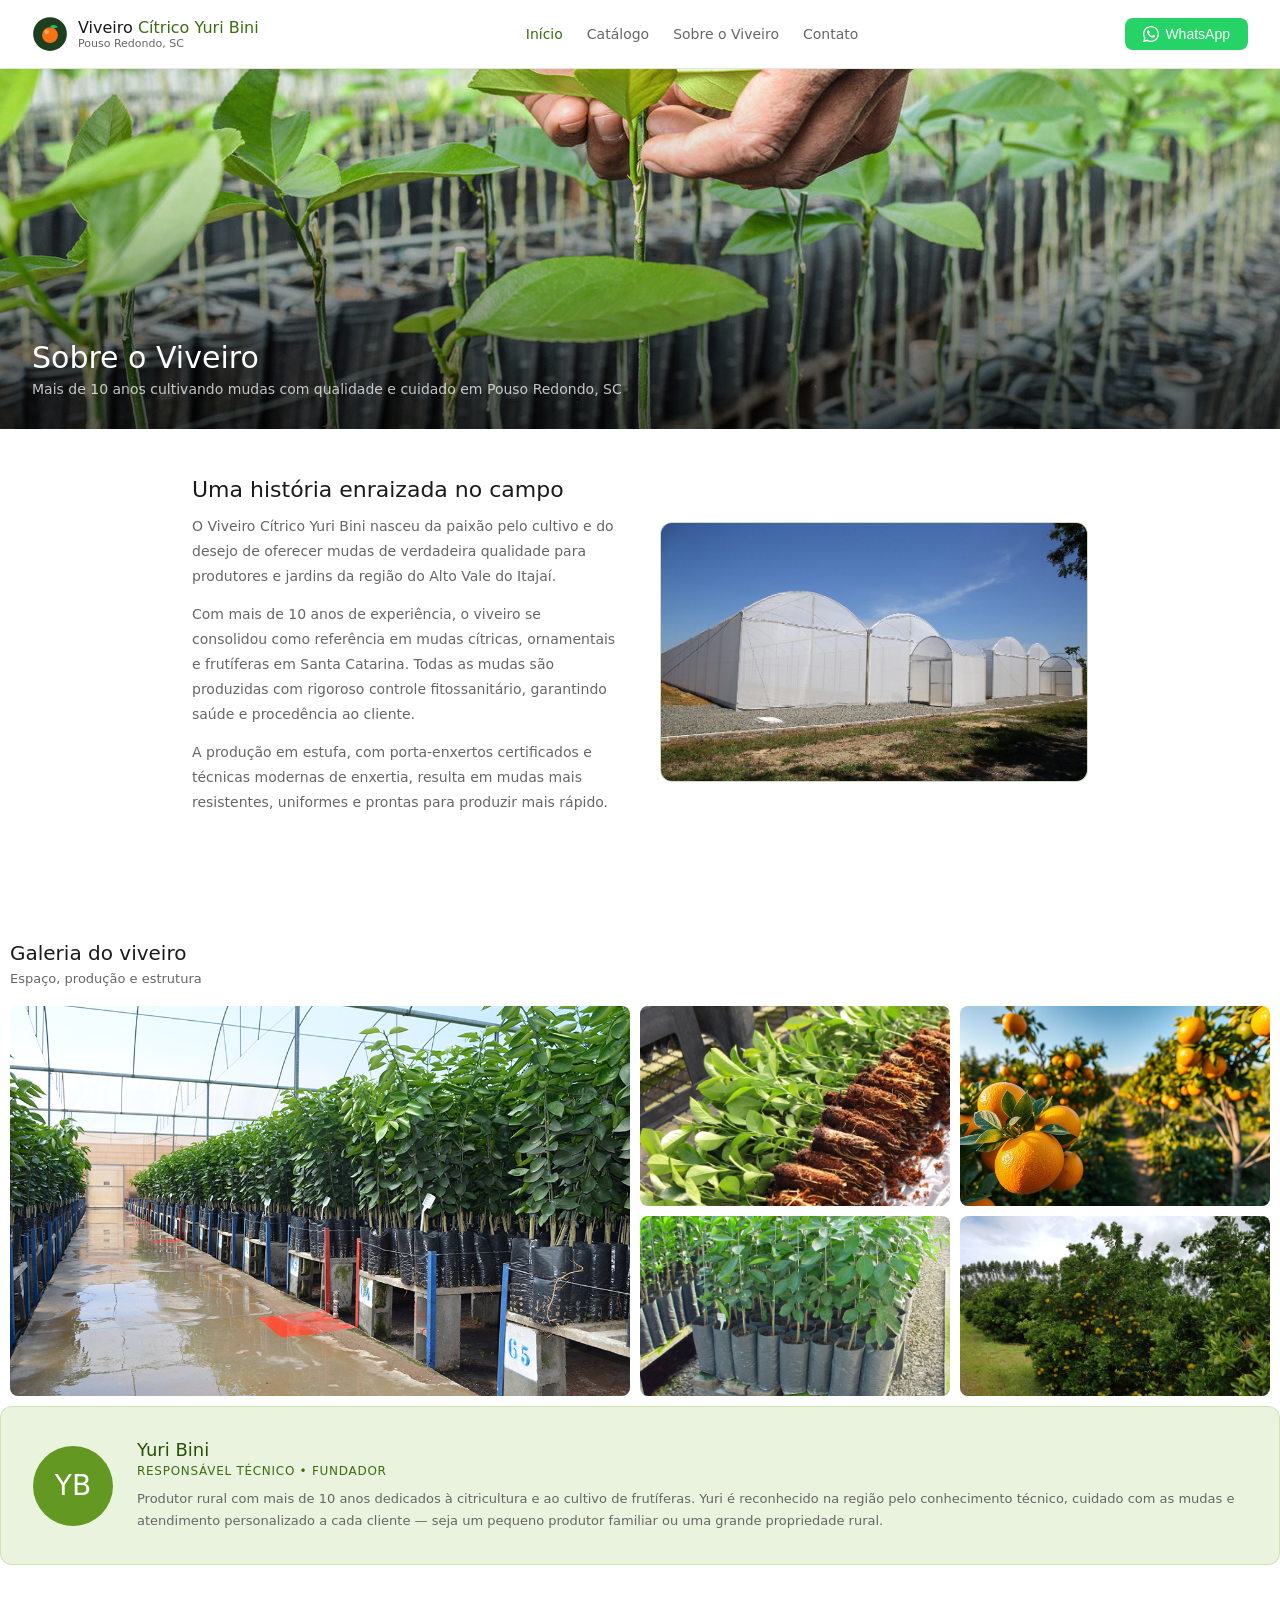
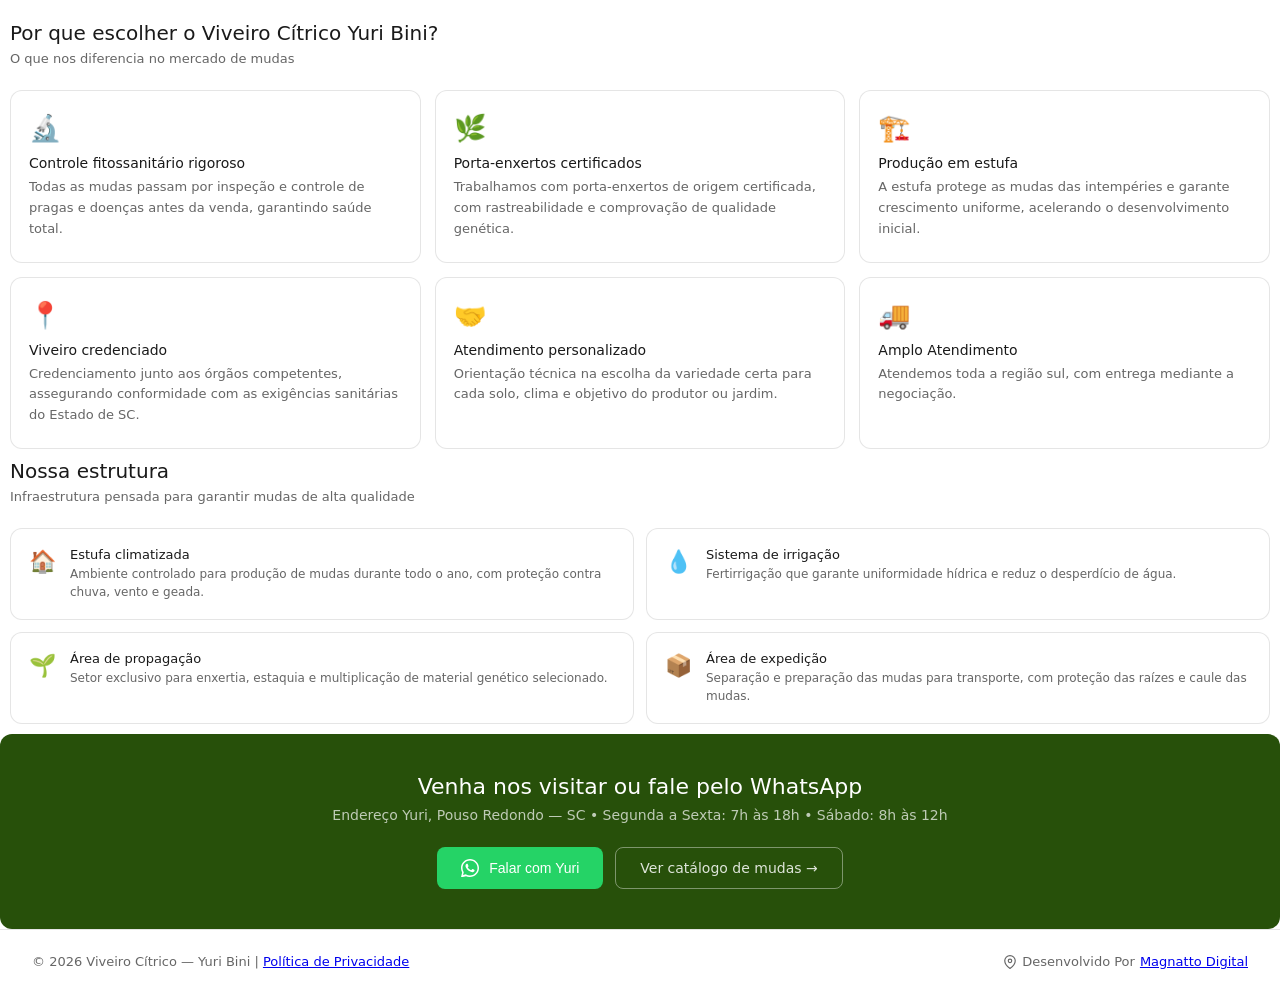
<file: viveiro.html>
<!DOCTYPE html>
<html lang="pt-BR">
<head>
  <meta charset="UTF-8" />
  <meta name="viewport" content="width=device-width, initial-scale=1.0" />
  <title>Sobre o Viveiro — Viveiro Yuri Bini </title>
  <meta name="description" content="Conheça o Viveiro Cítrico Shulemburg. Mais de 10 anos produzindo mudas de qualidade em Pouso Redondo, SC." />
  <link rel="stylesheet" href="style.css" />
  <link rel="icon" href="favicon.svg" type="image/svg+xml">
  <link rel="icon" href="favicon.svg" sizes="32x32">
  <style>
    /* ===== VIVEIRO PAGE ===== */

    /* Hero da página */
    .viveiro-hero {
      position: relative;
      height: 360px;
      overflow: hidden;
      display: flex;
      align-items: flex-end;
    }
    .viveiro-hero-img {
      position: absolute;
      inset: 0;
      background:
        linear-gradient(135deg, #1e4d08 0%, #3b6d11 40%, #5a8f20 70%, #7ab82e 100%);
      display: flex;
      align-items: center;
      justify-content: center;
    }
    /* Decoração de folhas SVG no hero */
    .viveiro-hero-img::before {
      content: '';
      position: absolute;
      inset: 0;
      background-image:
        radial-gradient(circle at 20% 50%, rgba(255,255,255,0.04) 0%, transparent 50%),
        radial-gradient(circle at 80% 20%, rgba(255,255,255,0.06) 0%, transparent 40%);
    }
    .viveiro-hero-overlay {
      position: absolute;
      inset: 0;
      background: linear-gradient(to top, rgba(0,0,0,0.65) 0%, rgba(0,0,0,0.15) 60%, transparent 100%);
    }
    .viveiro-hero-text {
      position: relative;
      z-index: 2;
      padding: 32px;
      width: 100%;
    }
    .viveiro-hero-text h1 {
      font-size: 30px;
      font-weight: 500;
      color: #fff;
      margin-bottom: 6px;
    }
    .viveiro-hero-text p {
      font-size: 14px;
      color: rgba(255,255,255,0.75);
    }
    .viveiro-hero-emoji {
      font-size: 80px;
      opacity: 0.18;
      position: absolute;
      right: 60px;
      top: 50%;
      transform: translateY(-50%);
      user-select: none;
    }

    /* Layout da página */
    .viveiro-body {
      max-width: 960px;
      margin: 0 auto;
      padding: 48px 32px;
    }

    /* Intro com foto */
    .viveiro-intro {
      display: grid;
      grid-template-columns: 1fr 1fr;
      gap: 40px;
      align-items: center;
      margin-bottom: 56px;
    }
    .viveiro-intro-text h2 {
      font-size: 22px;
      font-weight: 500;
      color: var(--text-primary);
      margin-bottom: 12px;
    }
    .viveiro-intro-text p {
      font-size: 14px;
      color: var(--text-secondary);
      line-height: 1.8;
      margin-bottom: 12px;
    }
    .viveiro-intro-img {
      border-radius: var(--radius-lg);
      overflow: hidden;
      background: var(--green-light);
      height: 260px;
      display: flex;
      align-items: center;
      justify-content: center;
      flex-direction: column;
      gap: 12px;
      border: 0.5px solid var(--border);
      position: relative;
    }
    .photo-placeholder {
      display: flex;
      align-items: center;
      justify-content: center;
      flex-direction: column;
      gap: 8px;
      width: 100%;
      height: 100%;
      background: linear-gradient(135deg, #d4edbe 0%, #c0dd97 100%);
      position: relative;
    }
    .photo-placeholder-emoji {
      font-size: 52px;
      opacity: 0.6;
    }
    .photo-placeholder-label {
      font-size: 11px;
      color: var(--green-mid);
      font-weight: 500;
      opacity: 0.8;
      text-align: center;
      padding: 0 16px;
    }
    .photo-placeholder-tag {
      position: absolute;
      bottom: 12px;
      right: 12px;
      background: rgba(255,255,255,0.8);
      border-radius: 6px;
      font-size: 10px;
      color: var(--green-mid);
      padding: 3px 8px;
      font-weight: 500;
    }

    /* Galeria de fotos */
    .viveiro-galeria {
      margin-bottom: 56px;
      margin: 10px;
    }
    .viveiro-galeria h2 {
      font-size: 20px;
      font-weight: 500;
      color: var(--text-primary);
      margin-bottom: 6px;
    }
    .viveiro-galeria-sub {
      font-size: 13px;
      color: var(--text-secondary);
      margin-bottom: 20px;
    }
    .galeria-grid {
      display: grid;
      grid-template-columns: 2fr 1fr 1fr;
      grid-template-rows: 200px 180px;
      gap: 10px;
    }
    .galeria-item {
      border-radius: var(--radius-md);
      overflow: hidden;
      position: relative;
    }
    .galeria-item:first-child {
      grid-row: 1 / 3;
    }
    .galeria-foto {
      width: 100%;
  height: 100%;
  object-fit: cover;        /* recorta a imagem para preencher o espaço */
  object-position: center;  /* ← AQUI você controla o enquadramento */
    }
    .galeria-foto .foto-label {
      font-size: 10px;
      color: var(--green-mid);
      font-weight: 600;
      text-transform: uppercase;
      letter-spacing: 0.05em;
      opacity: 0.7;
    }
    .gf-1 { background: linear-gradient(135deg, #c8e6a0 0%, #a8d060 100%); }
    .gf-2 { background: linear-gradient(135deg, #d4edbe 0%, #b8d98a 100%); }
    .gf-3 { background: linear-gradient(135deg, #f5e8d0 0%, #e8d0a0 100%); }
    .gf-4 { background: linear-gradient(135deg, #f0dde8 0%, #e0b8cc 100%); }
    .gf-5 { background: linear-gradient(135deg, #d0e8d4 0%, #a8d0b0 100%); }

    /* Pilares / diferenciais */
    .viveiro-diferenciais {
      margin-bottom: 56px;
      margin: 10px;
    }
    .viveiro-diferenciais h2 {
      font-size: 20px;
      font-weight: 500;
      color: var(--text-primary);
      margin-bottom: 6px;
    }
    .viveiro-diferenciais-sub {
      font-size: 13px;
      color: var(--text-secondary);
      margin-bottom: 24px;
    }
    .diferenciais-grid {
      display: grid;
      grid-template-columns: repeat(3, 1fr);
      gap: 14px;
    }
    .diferencial-card {
      border: 0.5px solid var(--border);
      border-radius: var(--radius-lg);
      padding: 22px 18px;
      background: var(--white);
    }
    .diferencial-icon {
      font-size: 26px;
      margin-bottom: 12px;
    }
    .diferencial-titulo {
      font-size: 14px;
      font-weight: 500;
      color: var(--text-primary);
      margin-bottom: 6px;
    }
    .diferencial-desc {
      font-size: 13px;
      color: var(--text-secondary);
      line-height: 1.6;
    }

    /* Equipe / Responsável */
    .viveiro-equipe {
      background: var(--green-light);
      border-radius: var(--radius-lg);
      padding: 32px;
      display: grid;
      grid-template-columns: auto 1fr;
      gap: 24px;
      align-items: center;
      margin-bottom: 56px;
      border: 0.5px solid rgba(99,153,34,0.2);
    }
    .equipe-avatar {
      width: 80px;
      height: 80px;
      border-radius: 50%;
      background: var(--green-main);
      display: flex;
      align-items: center;
      justify-content: center;
      font-size: 28px;
      font-weight: 500;
      color: #fff;
      flex-shrink: 0;
    }
    .equipe-nome {
      font-size: 18px;
      font-weight: 500;
      color: var(--green-dark);
      margin-bottom: 4px;
    }
    .equipe-cargo {
      font-size: 12px;
      color: var(--green-mid);
      font-weight: 500;
      text-transform: uppercase;
      letter-spacing: 0.06em;
      margin-bottom: 10px;
    }
    .equipe-bio {
      font-size: 13px;
      color: var(--text-secondary);
      line-height: 1.7;
    }

    /* Estrutura / Estufa */
    .viveiro-estrutura {
      margin-bottom: 40px;
      margin: 10px;
    }
    .viveiro-estrutura h2 {
      font-size: 20px;
      font-weight: 500;
      color: var(--text-primary);
      margin-bottom: 6px;
    }
    .estrutura-sub {
      font-size: 13px;
      color: var(--text-secondary);
      margin-bottom: 24px;
    }
    .estrutura-items {
      display: grid;
      grid-template-columns: repeat(2, 1fr);
      gap: 12px;
    }
    .estrutura-item {
      display: flex;
      gap: 14px;
      align-items: flex-start;
      padding: 18px;
      border: 0.5px solid var(--border);
      border-radius: var(--radius-lg);
      background: var(--white);
    }
    .estrutura-item-icon {
      font-size: 22px;
      flex-shrink: 0;
      margin-top: 2px;
    }
    .estrutura-item-title {
      font-size: 13px;
      font-weight: 500;
      color: var(--text-primary);
      margin-bottom: 3px;
    }
    .estrutura-item-desc {
      font-size: 12px;
      color: var(--text-secondary);
      line-height: 1.5;
    }

    /* CTA */
    .viveiro-cta {
      background: var(--green-dark);
      border-radius: var(--radius-lg);
      padding: 40px 32px;
      text-align: center;
    }
    .viveiro-cta h2 {
      font-size: 22px;
      font-weight: 500;
      color: #fff;
      margin-bottom: 8px;
    }
    .viveiro-cta p {
      font-size: 14px;
      color: rgba(255,255,255,0.7);
      margin-bottom: 24px;
    }
    .viveiro-cta-buttons {
      display: flex;
      gap: 12px;
      justify-content: center;
      flex-wrap: wrap;
    }
    .btn-viveiro-outline {
      background: transparent;
      color: rgba(255,255,255,0.85);
      border: 1.5px solid rgba(255,255,255,0.4);
      padding: 12px 24px;
      border-radius: var(--radius-md);
      font-size: 14px;
      cursor: pointer;
      transition: background 0.15s;
      text-decoration: none;
      display: inline-block;
    }
    .btn-viveiro-outline:hover {
      background: rgba(255,255,255,0.08);
    }

    @media (max-width: 768px) {
      .viveiro-intro { grid-template-columns: 1fr; }
      .galeria-grid { grid-template-columns: 1fr 1fr; grid-template-rows: auto; }
      .galeria-item:first-child { grid-row: auto; }
      .diferenciais-grid { grid-template-columns: 1fr; }
      .viveiro-equipe { grid-template-columns: 1fr; text-align: center; }
      .equipe-avatar { margin: 0 auto; }
      .estrutura-items { grid-template-columns: 1fr; }
    }
  </style>
</head>
<body>

 <!-- NAVBAR -->
  <nav class="nav">
    <a href="index.html" class="logo" style="text-decoration:none;">
      <div class="logo-icon" style="background:transparent;">
        <img src="favicon.svg" alt="favicon" style="width:36px; height:36px; object-fit:contain;">
      </div>
      <div>
        <div class="logo-name">Viveiro <span>Cítrico Yuri Bini</span></div>
        <div class="logo-sub">Pouso Redondo, SC</div>
      </div>
    </a>
    <div class="nav-links">
      <a href="index.html" class="active">Início</a>
      <a href="catalogo.html">Catálogo</a>
      <a href="viveiro.html">Sobre o Viveiro</a>
      <a href="index.html#contato">Contato</a>
    </div>
    <button class="wpp-btn">
      <svg width="16" height="16" viewBox="0 0 24 24" fill="currentColor">
        <path d="M17.472 14.382c-.297-.149-1.758-.867-2.03-.967-.273-.099-.471-.148-.67.15-.197.297-.767.966-.94 1.164-.173.199-.347.223-.644.075-.297-.15-1.255-.463-2.39-1.475-.883-.788-1.48-1.761-1.653-2.059-.173-.297-.018-.458.13-.606.134-.133.298-.347.446-.52.149-.174.198-.298.298-.497.099-.198.05-.371-.025-.52-.075-.149-.669-1.612-.916-2.207-.242-.579-.487-.5-.669-.51-.173-.008-.371-.01-.57-.01-.198 0-.52.074-.792.372-.272.297-1.04 1.016-1.04 2.479 0 1.462 1.065 2.875 1.213 3.074.149.198 2.096 3.2 5.077 4.487.709.306 1.262.489 1.694.625.712.227 1.36.195 1.871.118.571-.085 1.758-.719 2.006-1.413.248-.694.248-1.289.173-1.413-.074-.124-.272-.198-.57-.347z"/>
        <path d="M12 0C5.373 0 0 5.373 0 12c0 2.123.554 4.118 1.522 5.847L.057 23.853a.5.5 0 0 0 .609.608l6.007-1.464A11.939 11.939 0 0 0 12 24c6.627 0 12-5.373 12-12S18.627 0 12 0zm0 22a9.952 9.952 0 0 1-5.093-1.396l-.363-.215-3.769.918.936-3.669-.236-.378A9.952 9.952 0 0 1 2 12C2 6.477 6.477 2 12 2s10 4.477 10 10-4.477 10-10 10z"/>
      </svg>
      WhatsApp
    </button>
    <button class="hamburger" id="hamburger" aria-label="Menu" aria-expanded="false">
      <span></span><span></span><span></span>
    </button>
  </nav>


  <!-- MOBILE MENU -->
  <div class="mobile-menu" id="mobileMenu">
    <a href="index.html">Início</a>
    <a href="catalogo.html">Catálogo</a>
    <a href="viveiro.html" class="active">Sobre o Viveiro</a>
    <a href="index.html#contato">Contato</a>
    <a href="#" class="mobile-wpp wpp-btn">
      <svg width="16" height="16" viewBox="0 0 24 24" fill="currentColor">
        <path d="M17.472 14.382c-.297-.149-1.758-.867-2.03-.967-.273-.099-.471-.148-.67.15-.197.297-.767.966-.94 1.164-.173.199-.347.223-.644.075-.297-.15-1.255-.463-2.39-1.475-.883-.788-1.48-1.761-1.653-2.059-.173-.297-.018-.458.13-.606.134-.133.298-.347.446-.52.149-.174.198-.298.298-.497.099-.198.05-.371-.025-.52-.075-.149-.669-1.612-.916-2.207-.242-.579-.487-.5-.669-.51-.173-.008-.371-.01-.57-.01-.198 0-.52.074-.792.372-.272.297-1.04 1.016-1.04 2.479 0 1.462 1.065 2.875 1.213 3.074.149.198 2.096 3.2 5.077 4.487.709.306 1.262.489 1.694.625.712.227 1.36.195 1.871.118.571-.085 1.758-.719 2.006-1.413.248-.694.248-1.289.173-1.413-.074-.124-.272-.198-.57-.347z"/>
        <path d="M12 0C5.373 0 0 5.373 0 12c0 2.123.554 4.118 1.522 5.847L.057 23.853a.5.5 0 0 0 .609.608l6.007-1.464A11.939 11.939 0 0 0 12 24c6.627 0 12-5.373 12-12S18.627 0 12 0zm0 22a9.952 9.952 0 0 1-5.093-1.396l-.363-.215-3.769.918.936-3.669-.236-.378A9.952 9.952 0 0 1 2 12C2 6.477 6.477 2 12 2s10 4.477 10 10-4.477 10-10 10z"/>
      </svg>
      WhatsApp
    </a>
  </div>

  <!-- HERO -->
  <div class="viveiro-hero">
    <div class="viveiro-hero-img">
        <img src="img/FOTO3.jpg" alt=fotodoviveiro width="100%">
    </div>
    <div class="viveiro-hero-overlay"></div>
    <div class="viveiro-hero-text">
      <h1>Sobre o Viveiro</h1>
      <p>Mais de 10 anos cultivando mudas com qualidade e cuidado em Pouso Redondo, SC</p>
    </div>
  </div>

  <!-- CORPO -->
  <div class="viveiro-body">

    <!-- INTRO -->
    <div class="viveiro-intro">
      <div class="viveiro-intro-text">
        <h2>Uma história enraizada no campo</h2>
        <p>O Viveiro Cítrico Yuri Bini nasceu da paixão pelo cultivo e do desejo de oferecer mudas de verdadeira qualidade para produtores e jardins da região do Alto Vale do Itajaí.</p>
        <p>Com mais de 10 anos de experiência, o viveiro se consolidou como referência em mudas cítricas, ornamentais e frutíferas em Santa Catarina. Todas as mudas são produzidas com rigoroso controle fitossanitário, garantindo saúde e procedência ao cliente.</p>
        <p>A produção em estufa, com porta-enxertos certificados e técnicas modernas de enxertia, resulta em mudas mais resistentes, uniformes e prontas para produzir mais rápido.</p>
      </div>
      <div class="viveiro-intro-img">
        <img src="img/foto2.jpeg" alt="fotodaestufa" class="galeria-foto">
        </div>
      </div>
    </div>

    <!-- GALERIA -->
    <div class="viveiro-galeria">
      <h2>Galeria do viveiro</h2>
      <div class="viveiro-galeria-sub">Espaço, produção e estrutura</div>
      <div class="galeria-grid">

        <div class="galeria-item">
          <div class="galeria-foto gf-1">
            <img src="img/foto1.jpg" alt="fotodasbancadas" class="galeria-foto">
          </div>
        </div>

        <div class="galeria-item">
          <div class="galeria-foto gf-2">
            <img src="img/foto4.jpg" alt="fotomudas" class="galeria-foto">
          </div>
        </div>

        <div class="galeria-item">
          <div class="galeria-foto gf-3">
            <img src="img/foto5.jpg" alt="fotofrutos" class="galeria-foto">
          </div>
        </div>

        <div class="galeria-item">
          <div class="galeria-foto gf-4">
            <img src="img/foto6.jpg" alt="mudasnarua" class="galeria-foto">
          </div>
        </div>

        <div class="galeria-item">
          <img src="img/foto7.jpg" alt="mudaspomar" class="galeria-foto">
          </div>
        </div>

      </div>
    </div>

    <!-- RESPONSÁVEL -->
    <div class="viveiro-equipe">
      <div class="equipe-avatar">YB</div>
      <div>
        <div class="equipe-nome">Yuri Bini</div>
        <div class="equipe-cargo">Responsável técnico &bull; Fundador</div>
        <div class="equipe-bio">
          Produtor rural com mais de 10 anos dedicados à citricultura e ao cultivo de frutíferas. Yuri é reconhecido na região pelo conhecimento técnico, cuidado com as mudas e atendimento personalizado a cada cliente — seja um pequeno produtor familiar ou uma grande propriedade rural.
        </div>
      </div>
    </div>

    <!-- DIFERENCIAIS -->
    <div class="viveiro-diferenciais">
      <h2>Por que escolher o Viveiro Cítrico Yuri Bini?</h2>
      <div class="viveiro-diferenciais-sub">O que nos diferencia no mercado de mudas</div>
      <div class="diferenciais-grid">

        <div class="diferencial-card">
          <div class="diferencial-icon">🔬</div>
          <div class="diferencial-titulo">Controle fitossanitário rigoroso</div>
          <div class="diferencial-desc">Todas as mudas passam por inspeção e controle de pragas e doenças antes da venda, garantindo saúde total.</div>
        </div>

        <div class="diferencial-card">
          <div class="diferencial-icon">🌿</div>
          <div class="diferencial-titulo">Porta-enxertos certificados</div>
          <div class="diferencial-desc">Trabalhamos com porta-enxertos de origem certificada, com rastreabilidade e comprovação de qualidade genética.</div>
        </div>

        <div class="diferencial-card">
          <div class="diferencial-icon">🏗️</div>
          <div class="diferencial-titulo">Produção em estufa</div>
          <div class="diferencial-desc">A estufa protege as mudas das intempéries e garante crescimento uniforme, acelerando o desenvolvimento inicial.</div>
        </div>

        <div class="diferencial-card">
          <div class="diferencial-icon">📍</div>
          <div class="diferencial-titulo">Viveiro credenciado</div>
          <div class="diferencial-desc">Credenciamento junto aos órgãos competentes, assegurando conformidade com as exigências sanitárias do Estado de SC.</div>
        </div>

        <div class="diferencial-card">
          <div class="diferencial-icon">🤝</div>
          <div class="diferencial-titulo">Atendimento personalizado</div>
          <div class="diferencial-desc">Orientação técnica na escolha da variedade certa para cada solo, clima e objetivo do produtor ou jardim.</div>
        </div>

        <div class="diferencial-card">
          <div class="diferencial-icon">🚚</div>
          <div class="diferencial-titulo">Amplo Atendimento</div>
          <div class="diferencial-desc">Atendemos toda a região sul, com entrega mediante a negociação.</div>
        </div>

      </div>
    </div>

    <!-- ESTRUTURA -->
    <div class="viveiro-estrutura">
      <h2>Nossa estrutura</h2>
      <div class="estrutura-sub">Infraestrutura pensada para garantir mudas de alta qualidade</div>
      <div class="estrutura-items">

        <div class="estrutura-item">
          <div class="estrutura-item-icon">🏠</div>
          <div>
            <div class="estrutura-item-title">Estufa climatizada</div>
            <div class="estrutura-item-desc">Ambiente controlado para produção de mudas durante todo o ano, com proteção contra chuva, vento e geada.</div>
          </div>
        </div>

        <div class="estrutura-item">
          <div class="estrutura-item-icon">💧</div>
          <div>
            <div class="estrutura-item-title">Sistema de irrigação</div>
            <div class="estrutura-item-desc">Fertirrigação que garante uniformidade hídrica e reduz o desperdício de água.</div>
          </div>
        </div>

        <div class="estrutura-item">
          <div class="estrutura-item-icon">🌱</div>
          <div>
            <div class="estrutura-item-title">Área de propagação</div>
            <div class="estrutura-item-desc">Setor exclusivo para enxertia, estaquia e multiplicação de material genético selecionado.</div>
          </div>
        </div>

        <div class="estrutura-item">
          <div class="estrutura-item-icon">📦</div>
          <div>
            <div class="estrutura-item-title">Área de expedição</div>
            <div class="estrutura-item-desc">Separação e preparação das mudas para transporte, com proteção das raízes e caule das mudas.</div>
          </div>
        </div>

      </div>
    </div>

    <!-- CTA FINAL -->
    <div class="viveiro-cta">
      <h2>Venha nos visitar ou fale pelo WhatsApp</h2>
      <p>Endereço Yuri, Pouso Redondo — SC &bull; Segunda a Sexta: 7h às 18h &bull; Sábado: 8h às 12h</p>
      <div class="viveiro-cta-buttons">
        <button class="wpp-big" style="font-size:14px; padding: 12px 24px;">
          <svg width="18" height="18" viewBox="0 0 24 24" fill="currentColor">
            <path d="M17.472 14.382c-.297-.149-1.758-.867-2.03-.967-.273-.099-.471-.148-.67.15-.197.297-.767.966-.94 1.164-.173.199-.347.223-.644.075-.297-.15-1.255-.463-2.39-1.475-.883-.788-1.48-1.761-1.653-2.059-.173-.297-.018-.458.13-.606.134-.133.298-.347.446-.52.149-.174.198-.298.298-.497.099-.198.05-.371-.025-.52-.075-.149-.669-1.612-.916-2.207-.242-.579-.487-.5-.669-.51-.173-.008-.371-.01-.57-.01-.198 0-.52.074-.792.372-.272.297-1.04 1.016-1.04 2.479 0 1.462 1.065 2.875 1.213 3.074.149.198 2.096 3.2 5.077 4.487.709.306 1.262.489 1.694.625.712.227 1.36.195 1.871.118.571-.085 1.758-.719 2.006-1.413.248-.694.248-1.289.173-1.413-.074-.124-.272-.198-.57-.347z"/>
            <path d="M12 0C5.373 0 0 5.373 0 12c0 2.123.554 4.118 1.522 5.847L.057 23.853a.5.5 0 0 0 .609.608l6.007-1.464A11.939 11.939 0 0 0 12 24c6.627 0 12-5.373 12-12S18.627 0 12 0zm0 22a9.952 9.952 0 0 1-5.093-1.396l-.363-.215-3.769.918.936-3.669-.236-.378A9.952 9.952 0 0 1 2 12C2 6.477 6.477 2 12 2s10 4.477 10 10-4.477 10-10 10z"/>
          </svg>
          Falar com Yuri
        </button>
        <a href="catalogo.html" class="btn-viveiro-outline">Ver catálogo de mudas →</a>
      </div>
    </div>

  </div>

  <!-- FOOTER -->
  <footer class="footer">
    <div class="footer-copy">&copy; 2026 Viveiro Cítrico &mdash; Yuri Bini | 
      <a href="politicadeprivacidade.html">Política de Privacidade</a>
    </div>
    <div class="footer-loc">
      <svg width="14" height="14" viewBox="0 0 24 24" fill="none" stroke="currentColor" stroke-width="2">
        <path d="M21 10c0 7-9 13-9 13s-9-6-9-13a9 9 0 0 1 18 0z"/>
        <circle cx="12" cy="10" r="3"/>
      </svg>
      Desenvolvido Por  <a href="https://www.magnattodigital.com.br" target="_blank">Magnatto Digital</a>
    </div>
  </footer>

  <script src="script.js"></script>
</body>
</html>
</file>
<file: style.css>
* {
  box-sizing: border-box;
  margin: 0;
  padding: 0;
}

:root {
  --green-dark: #27500A;
  --green-mid: #3B6D11;
  --green-main: #639922;
  --green-light: #EAF3DE;
  --green-pale: #C0DD97;
  --amber-main: #BA7517;
  --amber-light: #FAEEDA;
  --pink-main: #993556;
  --pink-light: #FBEAF0;
  --white: #ffffff;
  --text-primary: #1a1a1a;
  --text-secondary: #666666;
  --text-muted: #999999;
  --border: rgba(0,0,0,0.1);
  --bg-secondary: #f7f7f5;
  --radius-md: 8px;
  --radius-lg: 12px;
}

body {
  font-family: 'Segoe UI', system-ui, sans-serif;
  color: var(--text-primary);
  background: var(--white);
}

/* ===== NAVBAR ===== */
.nav {
  display: flex;
  justify-content: space-between;
  align-items: center;
  padding: 16px 32px;
  border-bottom: 0.5px solid var(--border);
  background: var(--white);
  position: sticky;
  top: 0;
  z-index: 10;
}

.logo {
  display: flex;
  align-items: center;
  gap: 10px;
}

.logo-icon {
  width: 36px;
  height: 36px;
  background: var(--green-main);
  border-radius: var(--radius-md);
  display: flex;
  align-items: center;
  justify-content: center;
}

.logo-icon svg {
  width: 20px;
  height: 20px;
}

.logo-name {
  font-size: 16px;
  font-weight: 500;
  color: var(--text-primary);
}

.logo-name span {
  color: var(--green-mid);
}

.logo-sub {
  font-size: 11px;
  color: var(--text-secondary);
}

.nav-links {
  display: flex;
  gap: 24px;
}

.nav-links a {
  font-size: 14px;
  color: var(--text-secondary);
  text-decoration: none;
  cursor: pointer;
  transition: color 0.15s;
}

.nav-links a:hover {
  color: var(--text-primary);
}

.nav-links a.active {
  color: var(--green-mid);
  font-weight: 500;
}

.wpp-btn {
  background: #25D366;
  color: #fff;
  border: none;
  padding: 8px 18px;
  border-radius: var(--radius-md);
  font-size: 14px;
  font-weight: 500;
  cursor: pointer;
  display: flex;
  align-items: center;
  gap: 6px;
  transition: background 0.15s;
}

.wpp-btn:hover {
  background: #1ebe5a;
}

/* ===== HERO ===== */
.hero {
  position: relative;
  height: 420px;
  display: flex;
  align-items: center;
  justify-content: center;
  flex-direction: column;
  text-align: center;
  padding: 0 24px;
  overflow: hidden;
}

.hero-bg {
  position: absolute;
  inset: 0;
  background:
    radial-gradient(circle at center, rgba(0,0,0,0.2), rgba(0,0,0,0.6)),
    linear-gradient(to bottom, rgba(0,0,0,0.1), rgba(0,0,0,0.5)),
    url('img/hero.jpg');
  background-size: cover;
  background-position: center;
}


.hero-content {
  position: relative;
  z-index: 2;
}

.hero-badge {
  background: rgba(255, 255, 255, 0.15);
  color: #fff;
  font-size: 12px;
  padding: 4px 14px;
  border-radius: 20px;
  border: 0.5px solid rgba(255, 255, 255, 0.3);
  display: inline-block;
  margin-bottom: 14px;
}

.hero h1 {
  font-size: 34px;
  font-weight: 500;
  color: #fff;
  margin-bottom: 12px;
  line-height: 1.2;
}

.hero h1 span {
  color: var(--green-pale);
}

.hero p {
  font-size: 15px;
  color: rgba(255, 255, 255, 0.8);
  max-width: 520px;
  margin: 0 auto 24px;
  line-height: 1.6;
}

.hero-actions {
  display: flex;
  gap: 12px;
  justify-content: center;
  flex-wrap: wrap;
}

.btn-primary {
  background: var(--green-main);
  color: #fff;
  border: none;
  padding: 12px 24px;
  border-radius: var(--radius-md);
  font-size: 14px;
  font-weight: 500;
  cursor: pointer;
  transition: background 0.15s;
}

.btn-primary:hover {
  background: var(--green-mid);
}

.btn-outline {
  background: transparent;
  color: #fff;
  border: 1.5px solid rgba(255, 255, 255, 0.6);
  padding: 12px 24px;
  border-radius: var(--radius-md);
  font-size: 14px;
  cursor: pointer;
  transition: background 0.15s;
}

.btn-outline:hover {
  background: rgba(255, 255, 255, 0.1);
}

/* ===== STATS BAR ===== */
.stats-bar {
  display: flex;
  justify-content: center;
  background: var(--white);
  border-bottom: 0.5px solid var(--border);
}

.stat-item {
  padding: 20px 40px;
  text-align: center;
  border-right: 0.5px solid var(--border);
}

.stat-item:last-child {
  border-right: none;
}

.stat-num {
  font-size: 22px;
  font-weight: 500;
  color: var(--green-mid);
}

.stat-label {
  font-size: 12px;
  color: var(--text-secondary);
  margin-top: 2px;
}

/* ===== SECTIONS ===== */
.section {
  padding: 48px 32px;
  max-width: 1000px;
  margin: 0 auto;
}

.section-title {
  font-size: 22px;
  font-weight: 500;
  color: var(--text-primary);
  margin-bottom: 6px;
}

.section-sub {
  font-size: 14px;
  color: var(--text-secondary);
  margin-bottom: 32px;
}

/* ===== CATEGORIES ===== */
.cat-grid {
  display: grid;
  grid-template-columns: repeat(3, minmax(0, 1fr));
  gap: 16px;
}

a.cat-card {
  text-decoration: none;
  color: inherit;
  display: block;
}

.cat-card {
  background: var(--white);
  border: 0.5px solid var(--border);
  border-radius: var(--radius-lg);
  padding: 24px 20px;
  cursor: pointer;
  transition: border-color 0.15s;
}

.cat-card:hover {
  border-color: var(--green-main);
}

.cat-icon {
  width: 44px;
  height: 44px;
  border-radius: var(--radius-md);
  display: flex;
  align-items: center;
  justify-content: center;
  margin-bottom: 14px;
  font-size: 22px;
}

.cat-icon.citrico  { background: var(--green-light); }
.cat-icon.ornamental { background: var(--pink-light); }
.cat-icon.frutifera  { background: var(--amber-light); }

.cat-name {
  font-size: 15px;
  font-weight: 500;
  color: var(--text-primary);
  margin-bottom: 4px;
}

.cat-desc {
  font-size: 13px;
  color: var(--text-secondary);
  line-height: 1.5;
}

.cat-tag {
  display: inline-block;
  margin-top: 12px;
  font-size: 11px;
  font-weight: 500;
  padding: 3px 10px;
  border-radius: 20px;
}

.tag-green  { background: var(--green-light);  color: var(--green-mid); }
.tag-pink   { background: var(--pink-light);   color: var(--pink-main); }
.tag-amber  { background: var(--amber-light);  color: var(--amber-main); }

/* ===== PRODUCTS ===== */
.products-grid {
  display: grid;
  grid-template-columns: repeat(4, minmax(0, 1fr));
  gap: 14px;
}

.prod-card {
  background: var(--white);
  border: 0.5px solid var(--border);
  border-radius: var(--radius-lg);
  overflow: hidden;
  transition: border-color 0.15s;
}

.prod-card:hover {
  border-color: var(--green-main);
}

.prod-img {
  height: 110px;
  display: flex;
  align-items: center;
  justify-content: center;
  font-size: 36px;
}

.prod-img img {
  width: 100%;
  height: 100%;
  object-fit: contain;
}

.prod-body {
  padding: 12px 14px;
}

.prod-name {
  font-size: 13px;
  font-weight: 500;
  color: var(--text-primary);
  margin-bottom: 4px;
}

.prod-detail {
  font-size: 11px;
  color: var(--text-secondary);
}

.prod-cta {
  display: block;
  width: 100%;
  margin-top: 10px;
  background: transparent;
  border: 0.5px solid var(--border);
  border-radius: var(--radius-md);
  padding: 7px;
  font-size: 12px;
  cursor: pointer;
  color: var(--text-primary);
  transition: background 0.15s;
}

.prod-cta:hover {
  background: var(--bg-secondary);
}

/* ===== TESTIMONIALS ===== */
.testimonials {
  background: var(--bg-secondary);
  padding: 48px 32px;
}

.test-inner {
  max-width: 1000px;
  margin: 0 auto;
}

.test-grid {
  display: grid;
  grid-template-columns: repeat(3, minmax(0, 1fr));
  gap: 16px;
  margin-top: 32px;
}

.test-card {
  background: var(--white);
  border: 0.5px solid var(--border);
  border-radius: var(--radius-lg);
  padding: 20px;
}

.test-stars {
  color: var(--amber-main);
  font-size: 14px;
  margin-bottom: 10px;
}

.test-text {
  font-size: 13px;
  color: var(--text-secondary);
  line-height: 1.6;
  margin-bottom: 14px;
}

.test-author {
  display: flex;
  align-items: center;
  gap: 10px;
  border-top: 0.5px solid var(--border);
  padding-top: 12px;
}

.test-avatar {
  width: 32px;
  height: 32px;
  border-radius: 50%;
  background: var(--green-light);
  display: flex;
  align-items: center;
  justify-content: center;
  font-size: 12px;
  font-weight: 500;
  color: var(--green-mid);
  flex-shrink: 0;
}

.test-info-name {
  font-size: 13px;
  font-weight: 500;
  color: var(--text-primary);
}

.test-info-loc {
  font-size: 11px;
  color: var(--text-secondary);
}

/* ===== CTA SECTION ===== */
.cta-section {
  background: var(--green-dark);
  padding: 48px 32px;
  text-align: center;
}

.cta-section h2 {
  font-size: 26px;
  font-weight: 500;
  color: #fff;
  margin-bottom: 10px;
}

.cta-section p {
  font-size: 15px;
  color: rgba(255, 255, 255, 0.75);
  margin-bottom: 28px;
}

.wpp-big {
  background: #25D366;
  color: #fff;
  border: none;
  padding: 14px 32px;
  border-radius: var(--radius-md);
  font-size: 16px;
  font-weight: 500;
  cursor: pointer;
  display: inline-flex;
  align-items: center;
  gap: 10px;
  transition: background 0.15s;
}

.wpp-big:hover {
  background: #1ebe5a;
}

/* ===== FOOTER ===== */
.footer {
  padding: 24px 32px;
  border-top: 0.5px solid var(--border);
  display: flex;
  justify-content: space-between;
  align-items: center;
  flex-wrap: wrap;
  gap: 12px;
}

.footer-copy {
  font-size: 13px;
  color: var(--text-secondary);
}

.footer-loc {
  font-size: 13px;
  color: var(--text-secondary);
  display: flex;
  align-items: center;
  gap: 5px;
}

/* ===== CATALOG LINK BUTTON ===== */
.btn-catalogo-link {
  background: var(--white);
  color: var(--green-mid);
  border: 1.5px solid var(--green-main);
  padding: 11px 28px;
  border-radius: var(--radius-md);
  font-size: 14px;
  font-weight: 500;
  cursor: pointer;
  transition: background 0.15s;
}
.btn-catalogo-link:hover {
  background: var(--green-light);
}

/* ===== CONTACT INFO ===== */
.contato__info {
  display: flex;
  justify-content: center;
  gap: 24px;
  flex-wrap: wrap;
  padding: 36px 32px;
  background: var(--bg-secondary);
  border-top: 0.5px solid var(--border);
}
.info-card {
  display: flex;
  gap: 12px;
  align-items: flex-start;
}
.info-card__icon {
  font-size: 20px;
  margin-top: 2px;
}
.info-card strong {
  display: block;
  font-size: 13px;
  color: var(--text-primary);
  margin-bottom: 3px;
}
.info-card p {
  font-size: 13px;
  color: var(--text-secondary);
  line-height: 1.5;
}
.contato__mapa {
  height: 300px;
  width: 100%;
}
.contato__mapa iframe {
  width: 100%;
  height: 100%;
  border: 0;
}

/* ===== HAMBURGER MENU ===== */
.hamburger {
  display: none;
  flex-direction: column;
  justify-content: center;
  gap: 5px;
  background: none;
  border: none;
  cursor: pointer;
  padding: 6px;
  border-radius: var(--radius-md);
  transition: background 0.15s;
}
.hamburger:hover {
  background: var(--bg-secondary);
}
.hamburger span {
  display: block;
  width: 22px;
  height: 2px;
  background: var(--text-primary);
  border-radius: 2px;
  transition: transform 0.25s ease, opacity 0.25s ease;
  transform-origin: center;
}
.hamburger.open span:nth-child(1) {
  transform: translateY(7px) rotate(45deg);
}
.hamburger.open span:nth-child(2) {
  opacity: 0;
  transform: scaleX(0);
}
.hamburger.open span:nth-child(3) {
  transform: translateY(-7px) rotate(-45deg);
}

/* Mobile drawer */
.mobile-menu {
  display: none;
  flex-direction: column;
  position: fixed;
  top: 65px;
  left: 0;
  right: 0;
  background: var(--white);
  border-bottom: 0.5px solid var(--border);
  box-shadow: 0 8px 24px rgba(0,0,0,0.08);
  z-index: 9;
  padding: 8px 0 16px;
  animation: slideDown 0.2s ease;
}
.mobile-menu.open {
  display: flex;
}
@keyframes slideDown {
  from { opacity: 0; transform: translateY(-8px); }
  to   { opacity: 1; transform: translateY(0); }
}
.mobile-menu a {
  padding: 13px 28px;
  font-size: 15px;
  color: var(--text-secondary);
  text-decoration: none;
  transition: background 0.15s, color 0.15s;
}
.mobile-menu a:hover {
  background: var(--bg-secondary);
  color: var(--text-primary);
}
.mobile-menu a.active {
  color: var(--green-mid);
  font-weight: 500;
}
.mobile-menu .mobile-wpp {
  margin: 8px 24px 0;
  background: #25D366;
  color: #fff;
  border: none;
  padding: 11px 18px;
  border-radius: var(--radius-md);
  font-size: 14px;
  font-weight: 500;
  cursor: pointer;
  display: flex;
  align-items: center;
  justify-content: center;
  gap: 7px;
  transition: background 0.15s;
  text-decoration: none;
}
.mobile-menu .mobile-wpp:hover {
  background: #1ebe5a;
}

/* ===== RESPONSIVE ===== */
@media (max-width: 768px) {
  .nav-links { display: none; }
  .wpp-btn { display: none; }
  .hamburger { display: flex; }
  .cat-grid { grid-template-columns: 1fr; }
  .products-grid { grid-template-columns: repeat(2, minmax(0, 1fr)); }
  .test-grid { grid-template-columns: 1fr; }
  .stats-bar { flex-wrap: wrap; }
  .stat-item { border-right: none; border-bottom: 0.5px solid var(--border); }
  .hero h1 { font-size: 26px; }
}
</file>
